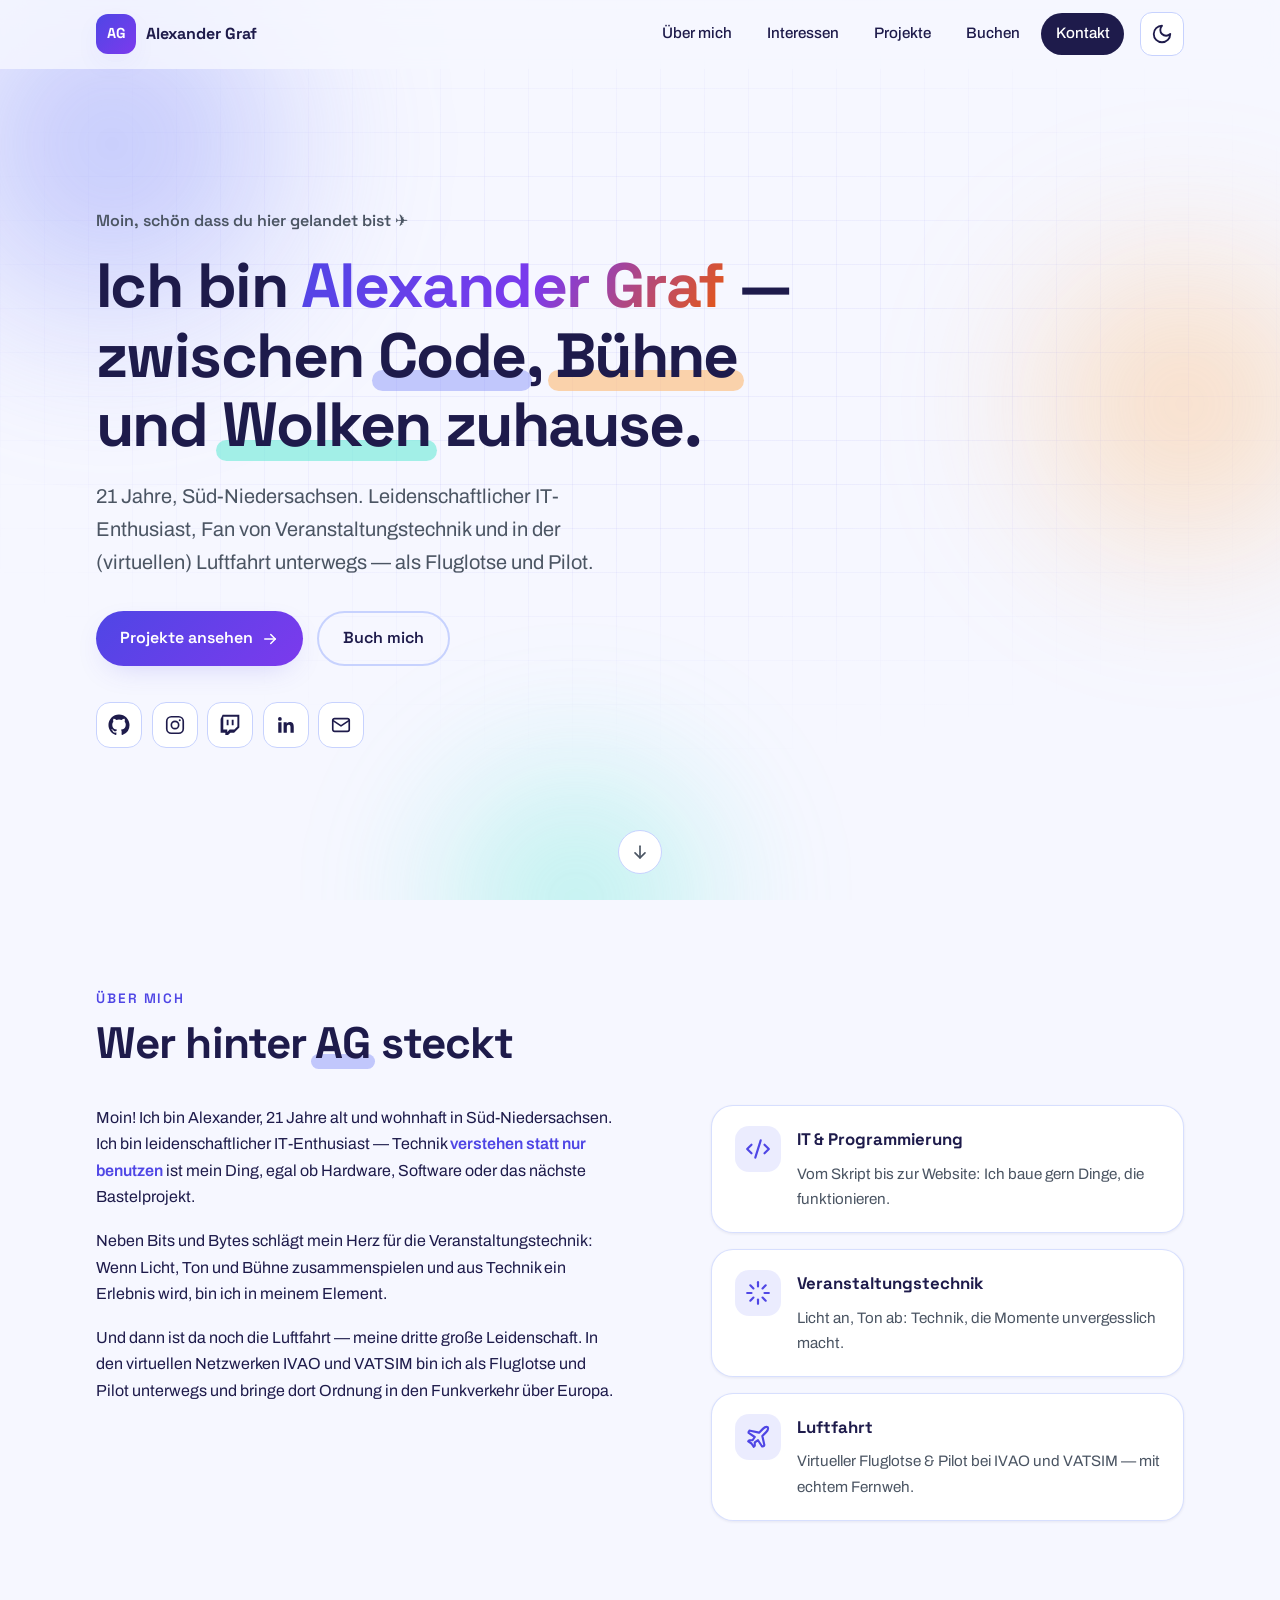
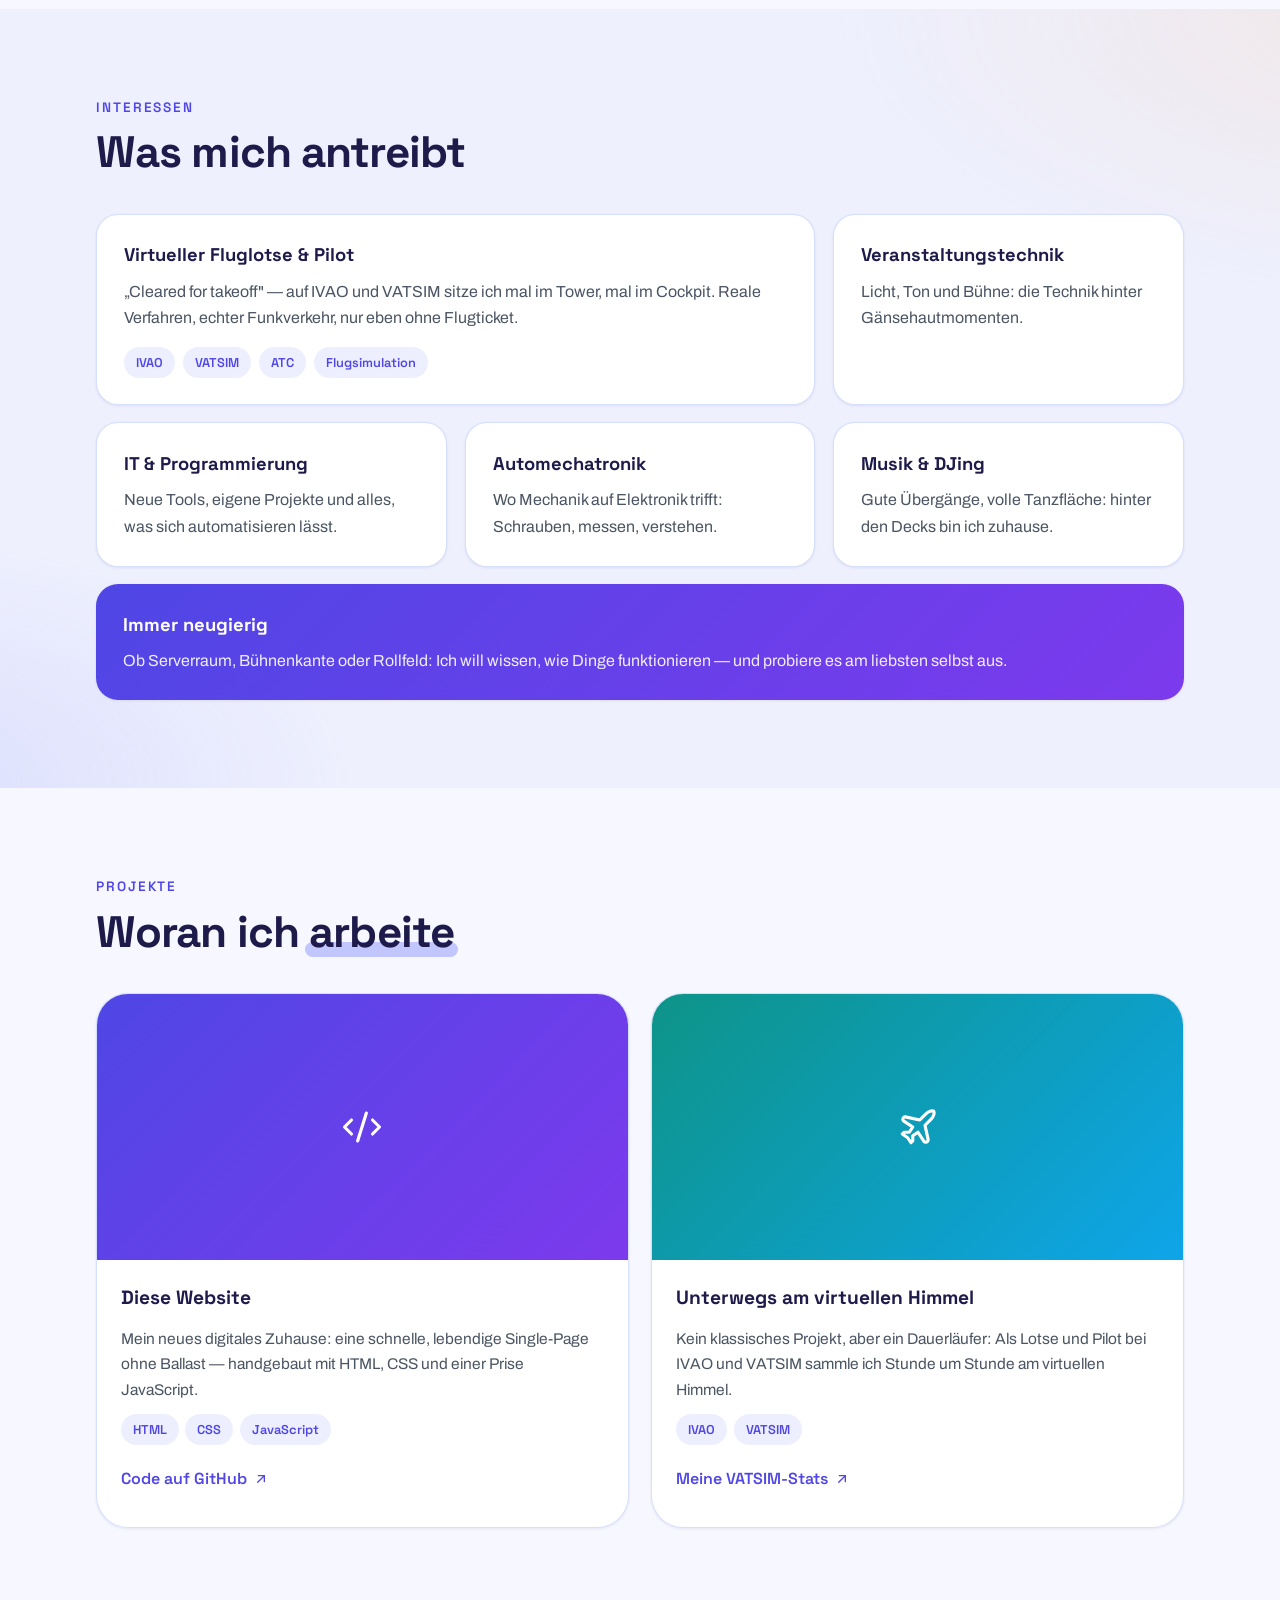
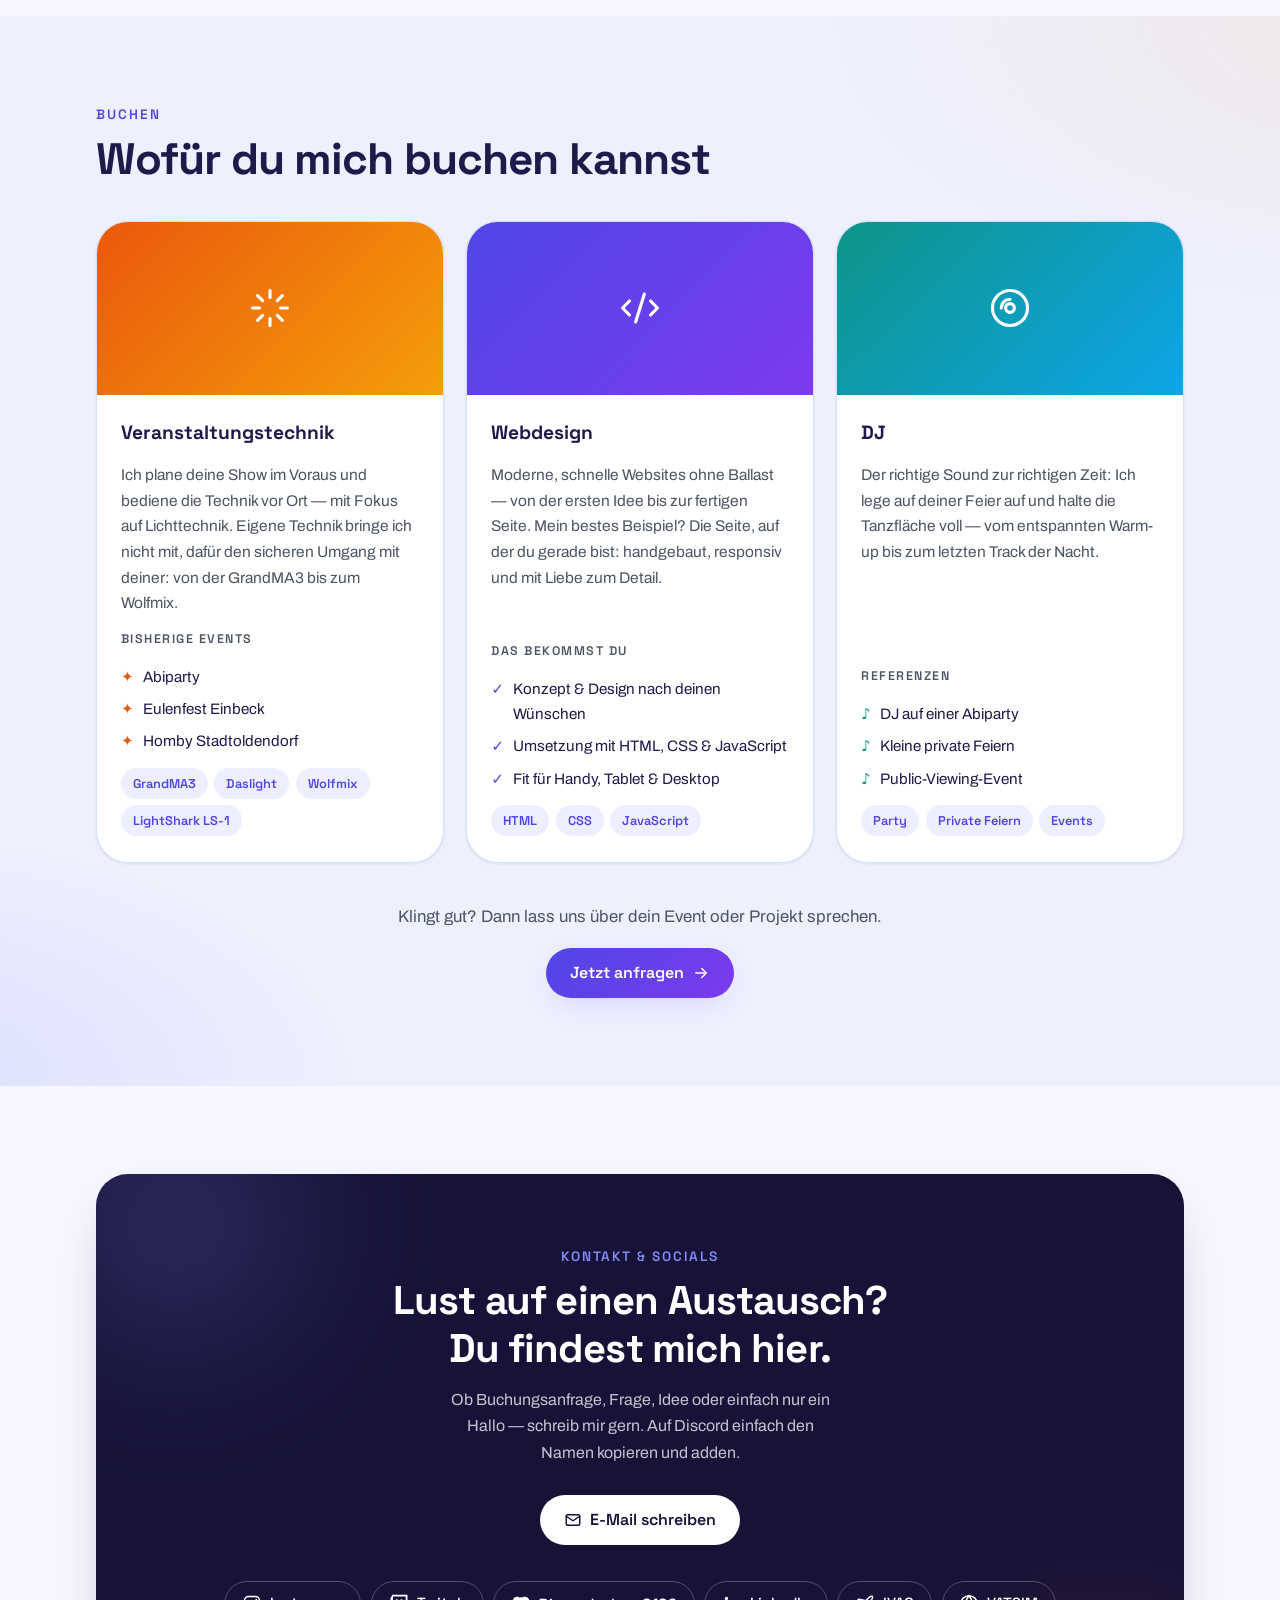
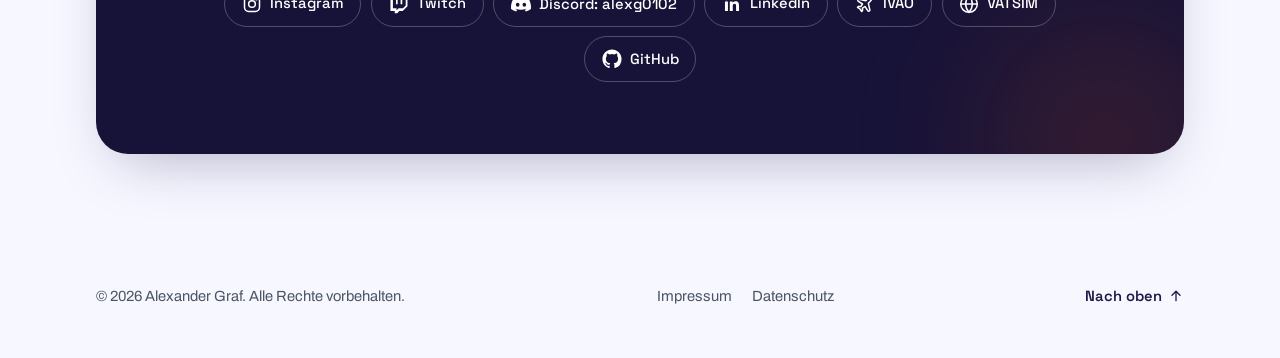
<file: index.html>
<!DOCTYPE html>
<html lang="de">
<head>
  <meta charset="UTF-8">
  <meta name="viewport" content="width=device-width, initial-scale=1">
  <title>Alexander Graf — Portfolio</title>
  <meta name="description" content="Alexander Graf, 21, aus Süd-Niedersachsen: IT-Enthusiast, Veranstaltungstechniker im Herzen und in der virtuellen Luftfahrt zuhause. Buchbar für Veranstaltungstechnik, Webdesign und DJ-Auftritte.">
  <meta property="og:title" content="Alexander Graf — Portfolio">
  <meta property="og:description" content="IT, Veranstaltungstechnik und Luftfahrt — das digitale Zuhause von Alexander Graf. Buchbar für Veranstaltungstechnik, Webdesign und DJ-Auftritte.">
  <meta property="og:type" content="website">
  <script>
    // Theme vor dem ersten Rendern setzen, damit nichts aufblitzt
    (function () {
      var saved = localStorage.getItem('theme');
      if (saved === 'dark' || (!saved && window.matchMedia('(prefers-color-scheme: dark)').matches)) {
        document.documentElement.classList.add('dark-mode');
      }
    })();
  </script>
  <link rel="preload" href="fonts/space-grotesk-latin-700-normal.woff2" as="font" type="font/woff2" crossorigin>
  <link rel="preload" href="fonts/archivo-latin-400-normal.woff2" as="font" type="font/woff2" crossorigin>
  <link rel="stylesheet" href="css/fonts.css">
  <link rel="stylesheet" href="css/style.css">
  <link rel="icon" href="data:image/svg+xml,<svg xmlns='http://www.w3.org/2000/svg' viewBox='0 0 100 100'><rect width='100' height='100' rx='24' fill='%234F46E5'/><text x='50' y='68' font-size='52' font-family='sans-serif' font-weight='700' fill='white' text-anchor='middle'>AG</text></svg>">
</head>
<body>
  <a class="skip-link" href="#main">Zum Inhalt springen</a>

  <header class="site-header" id="top">
    <nav class="nav" aria-label="Hauptnavigation">
      <a class="nav-logo" href="#top" aria-label="Zur Startseite">
        <span class="nav-logo-badge">AG</span>
        <span class="nav-logo-text">Alexander&nbsp;Graf</span>
      </a>
      <ul class="nav-menu" id="nav-menu">
        <li><a href="#ueber-mich">Über mich</a></li>
        <li><a href="#interessen">Interessen</a></li>
        <li><a href="#projekte">Projekte</a></li>
        <li><a href="#buchen">Buchen</a></li>
        <li><a class="nav-cta" href="#kontakt">Kontakt</a></li>
      </ul>
      <div class="nav-actions">
        <button class="theme-toggle" id="themeToggle" type="button" aria-label="Dunklen Modus einschalten">
          <svg class="icon-moon" width="22" height="22" viewBox="0 0 24 24" fill="none" stroke="currentColor" stroke-width="2" stroke-linecap="round" stroke-linejoin="round" aria-hidden="true"><path d="M12 3a6 6 0 0 0 9 9 9 9 0 1 1-9-9Z"/></svg>
          <svg class="icon-sun" width="22" height="22" viewBox="0 0 24 24" fill="none" stroke="currentColor" stroke-width="2" stroke-linecap="round" stroke-linejoin="round" aria-hidden="true"><circle cx="12" cy="12" r="4"/><path d="M12 2v2"/><path d="M12 20v2"/><path d="m4.93 4.93 1.41 1.41"/><path d="m17.66 17.66 1.41 1.41"/><path d="M2 12h2"/><path d="M20 12h2"/><path d="m6.34 17.66-1.41 1.41"/><path d="m19.07 4.93-1.41 1.41"/></svg>
        </button>
        <button class="nav-toggle" aria-expanded="false" aria-controls="nav-menu" aria-label="Menü öffnen">
          <svg class="icon-menu" width="24" height="24" viewBox="0 0 24 24" fill="none" stroke="currentColor" stroke-width="2" stroke-linecap="round" aria-hidden="true"><line x1="4" y1="7" x2="20" y2="7"/><line x1="4" y1="12" x2="20" y2="12"/><line x1="4" y1="17" x2="20" y2="17"/></svg>
          <svg class="icon-close" width="24" height="24" viewBox="0 0 24 24" fill="none" stroke="currentColor" stroke-width="2" stroke-linecap="round" aria-hidden="true"><line x1="6" y1="6" x2="18" y2="18"/><line x1="18" y1="6" x2="6" y2="18"/></svg>
        </button>
      </div>
    </nav>
  </header>

  <main id="main">

    <!-- ============ HERO ============ -->
    <section class="hero">
      <div class="hero-bg" aria-hidden="true">
        <span class="blob blob-1"></span>
        <span class="blob blob-2"></span>
        <span class="blob blob-3"></span>
        <span class="hero-grid"></span>
      </div>
      <div class="container hero-inner">
        <p class="hero-kicker reveal">Moin, schön dass du hier gelandet bist ✈️</p>
        <h1 class="hero-title reveal" style="--d:.08s">
          Ich bin <span class="hero-name">Alexander&nbsp;Graf</span>&nbsp;—<br>
          zwischen <em class="hl hl-indigo">Code</em>, <em class="hl hl-orange">Bühne</em>
          und <em class="hl hl-teal">Wolken</em> zuhause.
        </h1>
        <p class="hero-sub reveal" style="--d:.16s">
          21 Jahre, Süd-Niedersachsen. Leidenschaftlicher IT-Enthusiast,
          Fan von Veranstaltungstechnik und in der (virtuellen) Luftfahrt unterwegs —
          als Fluglotse und Pilot.
        </p>
        <div class="hero-actions reveal" style="--d:.24s">
          <a class="btn btn-primary" href="#projekte">
            Projekte ansehen
            <svg width="18" height="18" viewBox="0 0 24 24" fill="none" stroke="currentColor" stroke-width="2" stroke-linecap="round" stroke-linejoin="round" aria-hidden="true"><path d="M5 12h14"/><path d="m13 6 6 6-6 6"/></svg>
          </a>
          <a class="btn btn-ghost" href="#buchen">Buch mich</a>
        </div>
        <ul class="hero-socials reveal" style="--d:.32s" aria-label="Soziale Netzwerke">
          <li><a href="https://github.com/alexg0102" target="_blank" rel="noopener" aria-label="GitHub">
            <svg width="22" height="22" viewBox="0 0 24 24" fill="currentColor" aria-hidden="true"><path d="M12 .5C5.65.5.5 5.65.5 12c0 5.08 3.29 9.39 7.86 10.91.58.11.79-.25.79-.55 0-.27-.01-1.17-.02-2.12-3.2.7-3.87-1.36-3.87-1.36-.52-1.33-1.28-1.68-1.28-1.68-1.04-.71.08-.7.08-.7 1.15.08 1.76 1.19 1.76 1.19 1.03 1.76 2.69 1.25 3.35.96.1-.75.4-1.25.72-1.54-2.55-.29-5.24-1.28-5.24-5.68 0-1.26.45-2.28 1.19-3.09-.12-.29-.52-1.46.11-3.05 0 0 .97-.31 3.17 1.18a11 11 0 0 1 5.77 0c2.2-1.49 3.17-1.18 3.17-1.18.63 1.59.23 2.76.11 3.05.74.81 1.19 1.83 1.19 3.09 0 4.41-2.69 5.38-5.26 5.67.41.35.77 1.05.77 2.12 0 1.53-.01 2.76-.01 3.14 0 .3.2.66.8.55A11.51 11.51 0 0 0 23.5 12C23.5 5.65 18.35.5 12 .5Z"/></svg>
          </a></li>
          <li><a href="https://www.instagram.com/alexg_0102" target="_blank" rel="noopener" aria-label="Instagram">
            <svg width="22" height="22" viewBox="0 0 24 24" fill="none" stroke="currentColor" stroke-width="1.8" aria-hidden="true"><rect x="3" y="3" width="18" height="18" rx="5"/><circle cx="12" cy="12" r="4"/><circle cx="17.2" cy="6.8" r="1.1" fill="currentColor" stroke="none"/></svg>
          </a></li>
          <li><a href="https://www.twitch.tv/activeuser05" target="_blank" rel="noopener" aria-label="Twitch">
            <svg width="22" height="22" viewBox="0 0 24 24" fill="currentColor" aria-hidden="true"><path d="M4.3 1 1.9 5.8v16.4h5.6V25h3.2l2.8-2.8h4.4l6.2-6.2V1H4.3Zm17.5 13.9-3.6 3.6h-5.6l-2.8 2.8v-2.8H5.1V3.2h16.7v11.7ZM17.3 6.9v6.5h-2.2V6.9h2.2Zm-6 0v6.5H9.1V6.9h2.2Z" transform="scale(0.92)"/></svg>
          </a></li>
          <li><a href="https://www.linkedin.com/in/alexander-graf-5159a1347" target="_blank" rel="noopener" aria-label="LinkedIn">
            <svg width="22" height="22" viewBox="0 0 24 24" fill="currentColor" aria-hidden="true"><path d="M20.45 20.45h-3.55v-5.57c0-1.33-.03-3.04-1.85-3.04-1.85 0-2.14 1.45-2.14 2.94v5.67H9.36V9h3.41v1.56h.05c.47-.9 1.63-1.85 3.36-1.85 3.6 0 4.27 2.37 4.27 5.45v6.29ZM5.34 7.43a2.06 2.06 0 1 1 0-4.12 2.06 2.06 0 0 1 0 4.12ZM7.12 20.45H3.56V9h3.56v11.45Z"/></svg>
          </a></li>
          <li><a href="mailto:agraf.stadtoldendorf@gmail.com" aria-label="E-Mail schreiben">
            <svg width="22" height="22" viewBox="0 0 24 24" fill="none" stroke="currentColor" stroke-width="1.8" stroke-linecap="round" stroke-linejoin="round" aria-hidden="true"><rect x="3" y="5" width="18" height="14" rx="2"/><path d="m3 7 9 6 9-6"/></svg>
          </a></li>
        </ul>
      </div>
      <a class="hero-scroll" href="#ueber-mich" aria-label="Weiter zu Über mich">
        <svg width="20" height="20" viewBox="0 0 24 24" fill="none" stroke="currentColor" stroke-width="2" stroke-linecap="round" stroke-linejoin="round" aria-hidden="true"><path d="M12 5v14"/><path d="m6 13 6 6 6-6"/></svg>
      </a>
    </section>

    <!-- ============ ÜBER MICH ============ -->
    <section class="section" id="ueber-mich">
      <div class="container">
        <p class="section-kicker reveal">Über mich</p>
        <h2 class="section-title reveal">Wer hinter <span class="hl hl-indigo">AG</span> steckt</h2>
        <div class="about-grid">
          <div class="about-text reveal">
            <p>
              Moin! Ich bin Alexander, 21 Jahre alt und wohnhaft in Süd-Niedersachsen.
              Ich bin leidenschaftlicher IT-Enthusiast — Technik <strong>verstehen statt nur benutzen</strong>
              ist mein Ding, egal ob Hardware, Software oder das nächste Bastelprojekt.
            </p>
            <p>
              Neben Bits und Bytes schlägt mein Herz für die Veranstaltungstechnik:
              Wenn Licht, Ton und Bühne zusammenspielen und aus Technik ein Erlebnis wird,
              bin ich in meinem Element.
            </p>
            <p>
              Und dann ist da noch die Luftfahrt — meine dritte große Leidenschaft.
              In den virtuellen Netzwerken IVAO und VATSIM bin ich als Fluglotse und Pilot
              unterwegs und bringe dort Ordnung in den Funkverkehr über Europa.
            </p>
          </div>
          <div class="about-cards">
            <div class="fact-card reveal" style="--d:.05s">
              <span class="fact-emoji" aria-hidden="true">
                <svg width="26" height="26" viewBox="0 0 24 24" fill="none" stroke="currentColor" stroke-width="2" stroke-linecap="round" stroke-linejoin="round"><path d="m18 16 4-4-4-4"/><path d="m6 8-4 4 4 4"/><path d="m14.5 4-5 16"/></svg>
              </span>
              <h3>IT &amp; Programmierung</h3>
              <p>Vom Skript bis zur Website: Ich baue gern Dinge, die funktionieren.</p>
            </div>
            <div class="fact-card reveal" style="--d:.12s">
              <span class="fact-emoji" aria-hidden="true">
                <svg width="26" height="26" viewBox="0 0 24 24" fill="none" stroke="currentColor" stroke-width="2" stroke-linecap="round" stroke-linejoin="round"><path d="M12 2v4"/><path d="m16.2 7.8 2.9-2.9"/><path d="M18 12h4"/><path d="m16.2 16.2 2.9 2.9"/><path d="M12 18v4"/><path d="m4.9 19.1 2.9-2.9"/><path d="M2 12h4"/><path d="m4.9 4.9 2.9 2.9"/></svg>
              </span>
              <h3>Veranstaltungstechnik</h3>
              <p>Licht an, Ton ab: Technik, die Momente unvergesslich macht.</p>
            </div>
            <div class="fact-card reveal" style="--d:.19s">
              <span class="fact-emoji" aria-hidden="true">
                <svg width="26" height="26" viewBox="0 0 24 24" fill="none" stroke="currentColor" stroke-width="2" stroke-linecap="round" stroke-linejoin="round"><path d="M17.8 19.2 16 11l3.5-3.5C21 6 21.5 4 21 3c-1-.5-3 0-4.5 1.5L13 8 4.8 6.2c-.5-.1-.9.1-1.1.5l-.3.5c-.2.5-.1 1 .3 1.3L9 12l-2 3H4l-1 1 3 2 2 3 1-1v-3l3-2 3.5 5.3c.3.4.8.5 1.3.3l.5-.2c.4-.3.6-.7.5-1.2z"/></svg>
              </span>
              <h3>Luftfahrt</h3>
              <p>Virtueller Fluglotse &amp; Pilot bei IVAO und VATSIM — mit echtem Fernweh.</p>
            </div>
          </div>
        </div>
      </div>
    </section>

    <!-- ============ INTERESSEN (Bento) ============ -->
    <section class="section section-tint" id="interessen">
      <div class="container">
        <p class="section-kicker reveal">Interessen</p>
        <h2 class="section-title reveal">Was mich <span class="hl hl-orange">antreibt</span></h2>
        <div class="bento">
          <article class="bento-card bento-wide reveal">
            <h3>Virtueller Fluglotse &amp; Pilot</h3>
            <p>„Cleared for takeoff" — auf IVAO und VATSIM sitze ich mal im Tower, mal im Cockpit. Reale Verfahren, echter Funkverkehr, nur eben ohne Flugticket.</p>
            <div class="bento-tags">
              <span class="tag">IVAO</span><span class="tag">VATSIM</span><span class="tag">ATC</span><span class="tag">Flugsimulation</span>
            </div>
          </article>
          <article class="bento-card reveal" style="--d:.07s">
            <h3>Veranstaltungstechnik</h3>
            <p>Licht, Ton und Bühne: die Technik hinter Gänsehautmomenten.</p>
          </article>
          <article class="bento-card reveal" style="--d:.14s">
            <h3>IT &amp; Programmierung</h3>
            <p>Neue Tools, eigene Projekte und alles, was sich automatisieren lässt.</p>
          </article>
          <article class="bento-card reveal" style="--d:.21s">
            <h3>Automechatronik</h3>
            <p>Wo Mechanik auf Elektronik trifft: Schrauben, messen, verstehen.</p>
          </article>
          <article class="bento-card reveal" style="--d:.28s">
            <h3>Musik &amp; DJing</h3>
            <p>Gute Übergänge, volle Tanzfläche: hinter den Decks bin ich zuhause.</p>
          </article>
          <article class="bento-card bento-full bento-accent reveal" style="--d:.35s">
            <h3>Immer neugierig</h3>
            <p>Ob Serverraum, Bühnenkante oder Rollfeld: Ich will wissen, wie Dinge funktionieren — und probiere es am liebsten selbst aus.</p>
          </article>
        </div>
      </div>
    </section>

    <!-- ============ PROJEKTE ============ -->
    <section class="section" id="projekte">
      <div class="container">
        <p class="section-kicker reveal">Projekte</p>
        <h2 class="section-title reveal">Woran ich <span class="hl hl-indigo">arbeite</span></h2>
        <div class="projects-grid projects-grid-2">
          <article class="project-card reveal">
            <div class="project-visual project-visual-indigo" aria-hidden="true">
              <svg width="42" height="42" viewBox="0 0 24 24" fill="none" stroke="currentColor" stroke-width="1.8" stroke-linecap="round" stroke-linejoin="round"><path d="m18 16 4-4-4-4"/><path d="m6 8-4 4 4 4"/><path d="m14.5 4-5 16"/></svg>
            </div>
            <div class="project-body">
              <h3>Diese Website</h3>
              <p>Mein neues digitales Zuhause: eine schnelle, lebendige Single-Page ohne Ballast — handgebaut mit HTML, CSS und einer Prise JavaScript.</p>
              <div class="project-meta">
                <span class="tag">HTML</span><span class="tag">CSS</span><span class="tag">JavaScript</span>
              </div>
              <a class="project-link" href="https://github.com/alexg0102/Neue-Website" target="_blank" rel="noopener">
                Code auf GitHub
                <svg width="16" height="16" viewBox="0 0 24 24" fill="none" stroke="currentColor" stroke-width="2" stroke-linecap="round" stroke-linejoin="round" aria-hidden="true"><path d="M7 17 17 7"/><path d="M8 7h9v9"/></svg>
              </a>
            </div>
          </article>
          <article class="project-card reveal" style="--d:.08s">
            <div class="project-visual project-visual-teal" aria-hidden="true">
              <svg width="42" height="42" viewBox="0 0 24 24" fill="none" stroke="currentColor" stroke-width="1.8" stroke-linecap="round" stroke-linejoin="round"><path d="M17.8 19.2 16 11l3.5-3.5C21 6 21.5 4 21 3c-1-.5-3 0-4.5 1.5L13 8 4.8 6.2c-.5-.1-.9.1-1.1.5l-.3.5c-.2.5-.1 1 .3 1.3L9 12l-2 3H4l-1 1 3 2 2 3 1-1v-3l3-2 3.5 5.3c.3.4.8.5 1.3.3l.5-.2c.4-.3.6-.7.5-1.2z"/></svg>
            </div>
            <div class="project-body">
              <h3>Unterwegs am virtuellen Himmel</h3>
              <p>Kein klassisches Projekt, aber ein Dauerläufer: Als Lotse und Pilot bei IVAO und VATSIM sammle ich Stunde um Stunde am virtuellen Himmel.</p>
              <div class="project-meta">
                <span class="tag">IVAO</span><span class="tag">VATSIM</span>
              </div>
              <a class="project-link" href="https://stats.vatsim.net/stats/1456858" target="_blank" rel="noopener">
                Meine VATSIM-Stats
                <svg width="16" height="16" viewBox="0 0 24 24" fill="none" stroke="currentColor" stroke-width="2" stroke-linecap="round" stroke-linejoin="round" aria-hidden="true"><path d="M7 17 17 7"/><path d="M8 7h9v9"/></svg>
              </a>
            </div>
          </article>
        </div>
      </div>
    </section>

    <!-- ============ BUCHEN ============ -->
    <section class="section section-tint" id="buchen">
      <div class="container">
        <p class="section-kicker reveal">Buchen</p>
        <h2 class="section-title reveal">Wofür du mich <span class="hl hl-teal">buchen</span> kannst</h2>
        <div class="projects-grid services-grid">
          <article class="project-card service-card reveal">
            <div class="project-visual project-visual-orange" aria-hidden="true">
              <svg width="42" height="42" viewBox="0 0 24 24" fill="none" stroke="currentColor" stroke-width="1.8" stroke-linecap="round" stroke-linejoin="round"><path d="M12 2v4"/><path d="m16.2 7.8 2.9-2.9"/><path d="M18 12h4"/><path d="m16.2 16.2 2.9 2.9"/><path d="M12 18v4"/><path d="m4.9 19.1 2.9-2.9"/><path d="M2 12h4"/><path d="m4.9 4.9 2.9 2.9"/></svg>
            </div>
            <div class="project-body">
              <h3>Veranstaltungstechnik</h3>
              <p>
                Ich plane deine Show im Voraus und bediene die Technik vor Ort — mit Fokus auf
                Lichttechnik. Eigene Technik bringe ich nicht mit, dafür den sicheren Umgang
                mit deiner: von der GrandMA3 bis zum Wolfmix.
              </p>
              <p class="service-refs-title">Bisherige Events</p>
              <ul class="service-refs service-refs-spark">
                <li>Abiparty</li>
                <li>Eulenfest Einbeck</li>
                <li>Homby Stadtoldendorf</li>
              </ul>
              <div class="project-meta">
                <span class="tag">GrandMA3</span><span class="tag">Daslight</span><span class="tag">Wolfmix</span><span class="tag">LightShark LS-1</span>
              </div>
            </div>
          </article>
          <article class="project-card service-card reveal" style="--d:.08s">
            <div class="project-visual project-visual-indigo" aria-hidden="true">
              <svg width="42" height="42" viewBox="0 0 24 24" fill="none" stroke="currentColor" stroke-width="1.8" stroke-linecap="round" stroke-linejoin="round"><path d="m18 16 4-4-4-4"/><path d="m6 8-4 4 4 4"/><path d="m14.5 4-5 16"/></svg>
            </div>
            <div class="project-body">
              <h3>Webdesign</h3>
              <p>
                Moderne, schnelle Websites ohne Ballast — von der ersten Idee bis zur fertigen
                Seite. Mein bestes Beispiel? Die Seite, auf der du gerade bist: handgebaut,
                responsiv und mit Liebe zum Detail.
              </p>
              <p class="service-refs-title">Das bekommst du</p>
              <ul class="service-refs">
                <li>Konzept &amp; Design nach deinen Wünschen</li>
                <li>Umsetzung mit HTML, CSS &amp; JavaScript</li>
                <li>Fit für Handy, Tablet &amp; Desktop</li>
              </ul>
              <div class="project-meta">
                <span class="tag">HTML</span><span class="tag">CSS</span><span class="tag">JavaScript</span>
              </div>
            </div>
          </article>
          <article class="project-card service-card reveal" style="--d:.16s">
            <div class="project-visual project-visual-teal" aria-hidden="true">
              <svg width="42" height="42" viewBox="0 0 24 24" fill="none" stroke="currentColor" stroke-width="1.8" stroke-linecap="round" stroke-linejoin="round"><circle cx="12" cy="12" r="10"/><circle cx="12" cy="12" r="2.5"/><path d="M7 12a5 5 0 0 1 5-5"/></svg>
            </div>
            <div class="project-body">
              <h3>DJ</h3>
              <p>
                Der richtige Sound zur richtigen Zeit: Ich lege auf deiner Feier auf und halte
                die Tanzfläche voll — vom entspannten Warm-up bis zum letzten Track der Nacht.
              </p>
              <p class="service-refs-title">Referenzen</p>
              <ul class="service-refs service-refs-note">
                <li>DJ auf einer Abiparty</li>
                <li>Kleine private Feiern</li>
                <li>Public-Viewing-Event</li>
              </ul>
              <div class="project-meta">
                <span class="tag">Party</span><span class="tag">Private Feiern</span><span class="tag">Events</span>
              </div>
            </div>
          </article>
        </div>
        <div class="services-cta reveal">
          <p class="services-cta-text">Klingt gut? Dann lass uns über dein Event oder Projekt sprechen.</p>
          <a class="btn btn-primary" href="#kontakt">
            Jetzt anfragen
            <svg width="18" height="18" viewBox="0 0 24 24" fill="none" stroke="currentColor" stroke-width="2" stroke-linecap="round" stroke-linejoin="round" aria-hidden="true"><path d="M5 12h14"/><path d="m13 6 6 6-6 6"/></svg>
          </a>
        </div>
      </div>
    </section>

    <!-- ============ KONTAKT ============ -->
    <section class="section" id="kontakt">
      <div class="container">
        <div class="contact-card reveal">
          <div class="contact-bg" aria-hidden="true">
            <span class="blob blob-contact-1"></span>
            <span class="blob blob-contact-2"></span>
          </div>
          <p class="section-kicker section-kicker-light">Kontakt &amp; Socials</p>
          <h2 class="contact-title">Lust auf einen Austausch?<br>Du findest mich hier.</h2>
          <p class="contact-sub">Ob Buchungsanfrage, Frage, Idee oder einfach nur ein Hallo — schreib mir gern. Auf Discord einfach den Namen kopieren und adden.</p>
          <a class="btn btn-light" href="mailto:businessrequests.alexg@gmail.com">
            <svg width="18" height="18" viewBox="0 0 24 24" fill="none" stroke="currentColor" stroke-width="2" stroke-linecap="round" stroke-linejoin="round" aria-hidden="true"><rect x="3" y="5" width="18" height="14" rx="2"/><path d="m3 7 9 6 9-6"/></svg>
            E-Mail schreiben
          </a>
          <ul class="contact-socials" aria-label="Soziale Netzwerke">
            <li><a href="https://www.instagram.com/alexg_0102" target="_blank" rel="noopener">
              <svg width="20" height="20" viewBox="0 0 24 24" fill="none" stroke="currentColor" stroke-width="1.8" aria-hidden="true"><rect x="3" y="3" width="18" height="18" rx="5"/><circle cx="12" cy="12" r="4"/><circle cx="17.2" cy="6.8" r="1.1" fill="currentColor" stroke="none"/></svg>
              <span>Instagram</span>
            </a></li>
            <li><a href="https://www.twitch.tv/activeuser05" target="_blank" rel="noopener">
              <svg width="20" height="20" viewBox="0 0 24 24" fill="currentColor" aria-hidden="true"><path d="M4.3 1 1.9 5.8v16.4h5.6V25h3.2l2.8-2.8h4.4l6.2-6.2V1H4.3Zm17.5 13.9-3.6 3.6h-5.6l-2.8 2.8v-2.8H5.1V3.2h16.7v11.7ZM17.3 6.9v6.5h-2.2V6.9h2.2Zm-6 0v6.5H9.1V6.9h2.2Z" transform="scale(0.92)"/></svg>
              <span>Twitch</span>
            </a></li>
            <li>
              <button type="button" class="discord-copy" id="discordCopyButton" data-name="alexg0102" aria-label="Discord-Namen alexg0102 kopieren">
                <svg width="20" height="20" viewBox="0 0 24 24" fill="currentColor" aria-hidden="true"><path d="M20.32 4.37a19.8 19.8 0 0 0-4.89-1.52.07.07 0 0 0-.08.04c-.21.38-.44.87-.6 1.25a18.3 18.3 0 0 0-5.5 0 12.6 12.6 0 0 0-.61-1.25.08.08 0 0 0-.08-.04 19.74 19.74 0 0 0-4.88 1.52.07.07 0 0 0-.04.03C.53 9.05-.32 13.58.1 18.06a.08.08 0 0 0 .03.05 19.9 19.9 0 0 0 6 3.03.08.08 0 0 0 .08-.03c.46-.63.87-1.3 1.22-2a.08.08 0 0 0-.04-.11 13.1 13.1 0 0 1-1.87-.9.08.08 0 0 1-.01-.12c.13-.1.25-.19.37-.29a.07.07 0 0 1 .08-.01c3.93 1.8 8.18 1.8 12.06 0a.07.07 0 0 1 .08.01c.12.1.25.2.37.29a.08.08 0 0 1-.01.13c-.6.35-1.22.64-1.87.89a.08.08 0 0 0-.04.11c.36.7.77 1.37 1.22 2a.08.08 0 0 0 .08.03 19.84 19.84 0 0 0 6.03-3.03.08.08 0 0 0 .03-.05c.5-5.18-.84-9.67-3.55-13.66a.06.06 0 0 0-.03-.03ZM8.02 15.33c-1.18 0-2.16-1.08-2.16-2.42 0-1.33.96-2.42 2.16-2.42 1.21 0 2.18 1.1 2.16 2.42 0 1.34-.96 2.42-2.16 2.42Zm7.97 0c-1.18 0-2.15-1.08-2.15-2.42 0-1.33.95-2.42 2.15-2.42 1.21 0 2.18 1.1 2.16 2.42 0 1.34-.95 2.42-2.16 2.42Z"/></svg>
                <span data-label>Discord: alexg0102</span>
              </button>
            </li>
            <li><a href="https://www.linkedin.com/in/alexander-graf-5159a1347" target="_blank" rel="noopener">
              <svg width="20" height="20" viewBox="0 0 24 24" fill="currentColor" aria-hidden="true"><path d="M20.45 20.45h-3.55v-5.57c0-1.33-.03-3.04-1.85-3.04-1.85 0-2.14 1.45-2.14 2.94v5.67H9.36V9h3.41v1.56h.05c.47-.9 1.63-1.85 3.36-1.85 3.6 0 4.27 2.37 4.27 5.45v6.29ZM5.34 7.43a2.06 2.06 0 1 1 0-4.12 2.06 2.06 0 0 1 0 4.12ZM7.12 20.45H3.56V9h3.56v11.45Z"/></svg>
              <span>LinkedIn</span>
            </a></li>
            <li><a href="https://ivao.aero/Member.aspx?Id=699928" target="_blank" rel="noopener">
              <svg width="20" height="20" viewBox="0 0 24 24" fill="none" stroke="currentColor" stroke-width="1.8" stroke-linecap="round" stroke-linejoin="round" aria-hidden="true"><path d="M17.8 19.2 16 11l3.5-3.5C21 6 21.5 4 21 3c-1-.5-3 0-4.5 1.5L13 8 4.8 6.2c-.5-.1-.9.1-1.1.5l-.3.5c-.2.5-.1 1 .3 1.3L9 12l-2 3H4l-1 1 3 2 2 3 1-1v-3l3-2 3.5 5.3c.3.4.8.5 1.3.3l.5-.2c.4-.3.6-.7.5-1.2z"/></svg>
              <span>IVAO</span>
            </a></li>
            <li><a href="https://stats.vatsim.net/stats/1456858" target="_blank" rel="noopener">
              <svg width="20" height="20" viewBox="0 0 24 24" fill="none" stroke="currentColor" stroke-width="1.8" stroke-linecap="round" stroke-linejoin="round" aria-hidden="true"><circle cx="12" cy="12" r="10"/><path d="M2 12h20"/><path d="M12 2a15.3 15.3 0 0 1 4 10 15.3 15.3 0 0 1-4 10 15.3 15.3 0 0 1-4-10 15.3 15.3 0 0 1 4-10z"/></svg>
              <span>VATSIM</span>
            </a></li>
            <li><a href="https://github.com/alexg0102" target="_blank" rel="noopener">
              <svg width="20" height="20" viewBox="0 0 24 24" fill="currentColor" aria-hidden="true"><path d="M12 .5C5.65.5.5 5.65.5 12c0 5.08 3.29 9.39 7.86 10.91.58.11.79-.25.79-.55 0-.27-.01-1.17-.02-2.12-3.2.7-3.87-1.36-3.87-1.36-.52-1.33-1.28-1.68-1.28-1.68-1.04-.71.08-.7.08-.7 1.15.08 1.76 1.19 1.76 1.19 1.03 1.76 2.69 1.25 3.35.96.1-.75.4-1.25.72-1.54-2.55-.29-5.24-1.28-5.24-5.68 0-1.26.45-2.28 1.19-3.09-.12-.29-.52-1.46.11-3.05 0 0 .97-.31 3.17 1.18a11 11 0 0 1 5.77 0c2.2-1.49 3.17-1.18 3.17-1.18.63 1.59.23 2.76.11 3.05.74.81 1.19 1.83 1.19 3.09 0 4.41-2.69 5.38-5.26 5.67.41.35.77 1.05.77 2.12 0 1.53-.01 2.76-.01 3.14 0 .3.2.66.8.55A11.51 11.51 0 0 0 23.5 12C23.5 5.65 18.35.5 12 .5Z"/></svg>
              <span>GitHub</span>
            </a></li>
          </ul>
        </div>
      </div>
    </section>
  </main>

  <footer class="site-footer">
    <div class="container footer-inner">
      <p>© <span id="year">2026</span> Alexander Graf. Alle Rechte vorbehalten.</p>
      <ul class="footer-links">
        <li><a href="impressum.html">Impressum</a></li>
        <li><a href="datenschutz.html">Datenschutz</a></li>
      </ul>
      <a class="footer-top" href="#top">
        Nach oben
        <svg width="16" height="16" viewBox="0 0 24 24" fill="none" stroke="currentColor" stroke-width="2" stroke-linecap="round" stroke-linejoin="round" aria-hidden="true"><path d="M12 19V5"/><path d="m6 11 6-6 6 6"/></svg>
      </a>
    </div>
  </footer>

  <script src="js/main.js" defer></script>
</body>
</html>
</file>
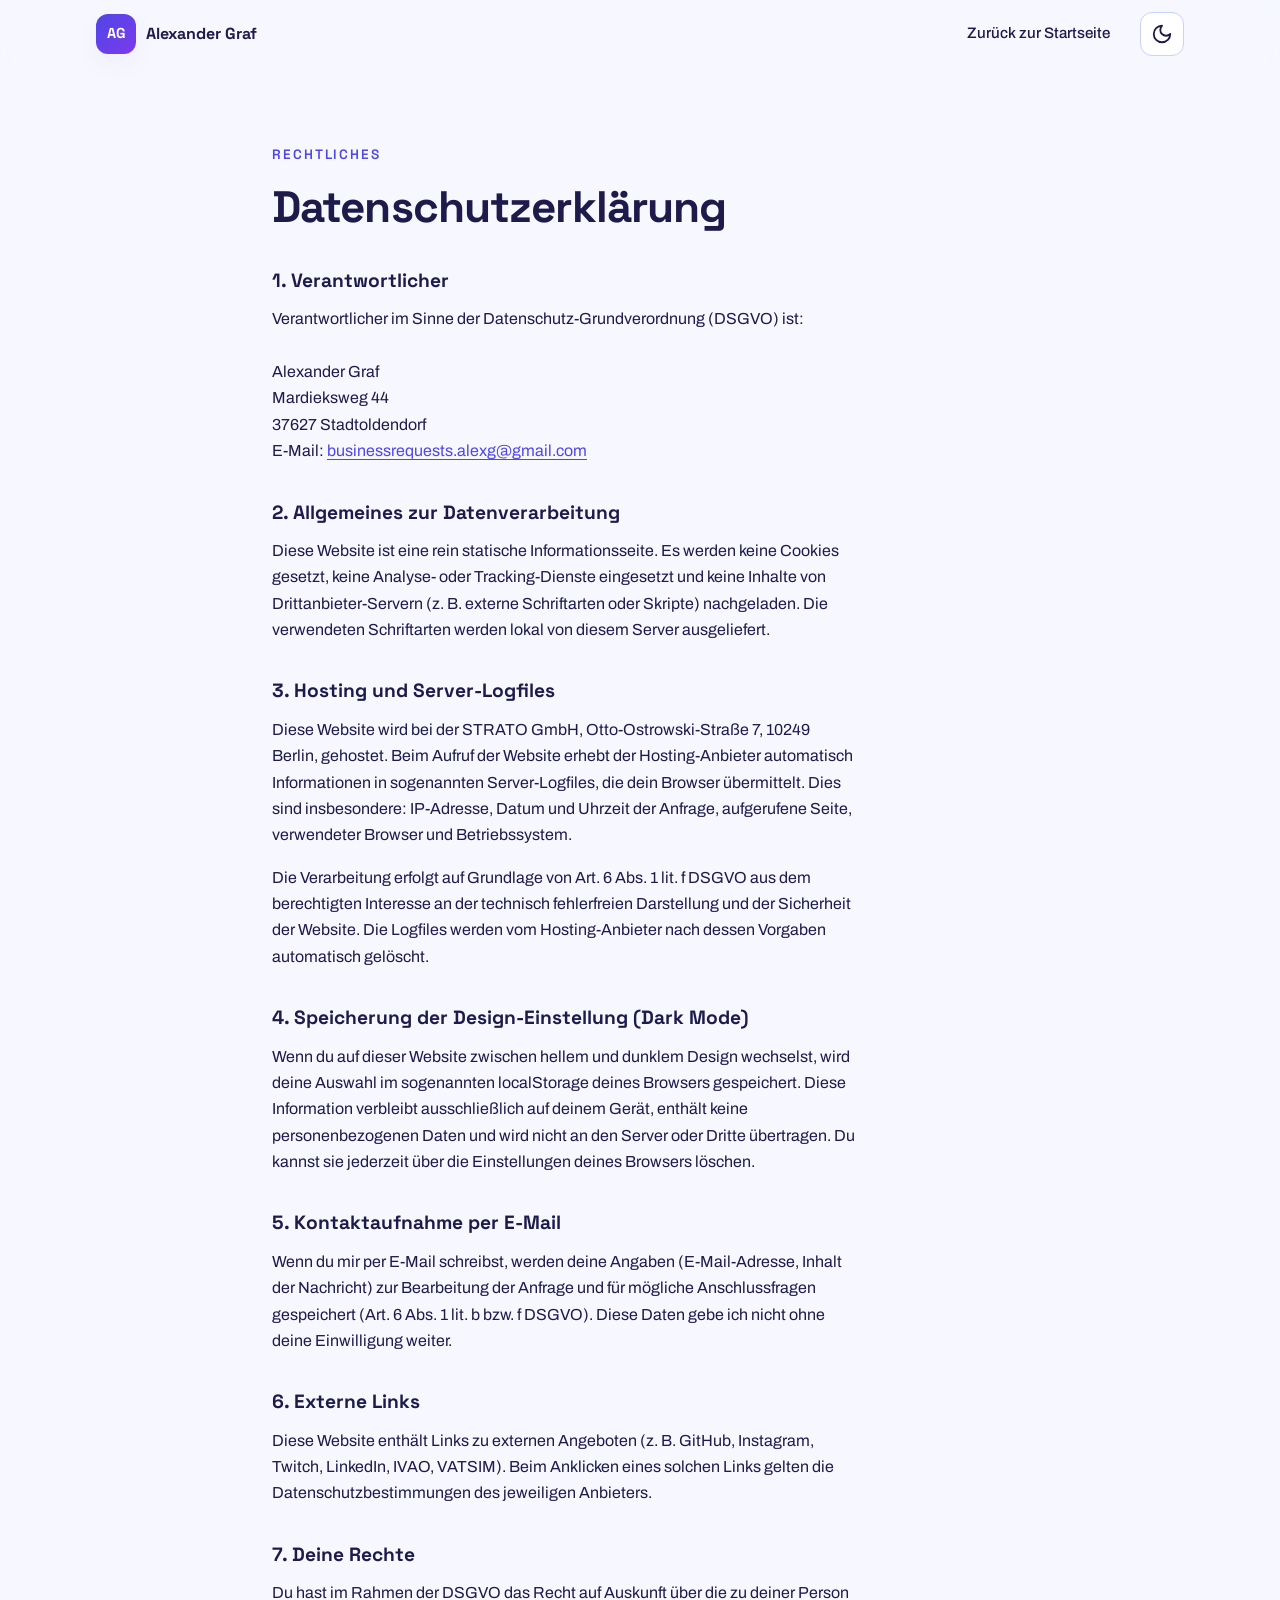
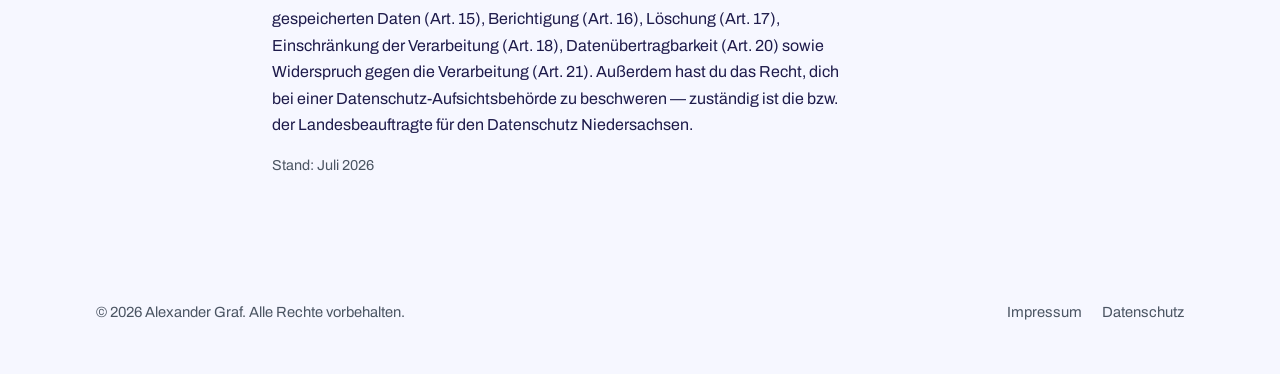
<file: datenschutz.html>
<!DOCTYPE html>
<html lang="de">
<head>
  <meta charset="UTF-8">
  <meta name="viewport" content="width=device-width, initial-scale=1">
  <title>Datenschutzerklärung — Alexander Graf</title>
  <meta name="description" content="Datenschutzerklärung der Website von Alexander Graf.">
  <meta name="robots" content="noindex">
  <script>
    // Theme vor dem ersten Rendern setzen, damit nichts aufblitzt
    (function () {
      var saved = localStorage.getItem('theme');
      if (saved === 'dark' || (!saved && window.matchMedia('(prefers-color-scheme: dark)').matches)) {
        document.documentElement.classList.add('dark-mode');
      }
    })();
  </script>
  <link rel="stylesheet" href="css/fonts.css">
  <link rel="stylesheet" href="css/style.css">
  <link rel="icon" href="data:image/svg+xml,<svg xmlns='http://www.w3.org/2000/svg' viewBox='0 0 100 100'><rect width='100' height='100' rx='24' fill='%234F46E5'/><text x='50' y='68' font-size='52' font-family='sans-serif' font-weight='700' fill='white' text-anchor='middle'>AG</text></svg>">
</head>
<body>
  <a class="skip-link" href="#main">Zum Inhalt springen</a>

  <header class="site-header" id="top">
    <nav class="nav" aria-label="Hauptnavigation">
      <a class="nav-logo" href="index.html" aria-label="Zur Startseite">
        <span class="nav-logo-badge">AG</span>
        <span class="nav-logo-text">Alexander&nbsp;Graf</span>
      </a>
      <ul class="nav-menu nav-menu-static" id="nav-menu">
        <li><a href="index.html">Zurück zur Startseite</a></li>
      </ul>
      <div class="nav-actions">
        <button class="theme-toggle" id="themeToggle" type="button" aria-label="Dunklen Modus einschalten">
          <svg class="icon-moon" width="22" height="22" viewBox="0 0 24 24" fill="none" stroke="currentColor" stroke-width="2" stroke-linecap="round" stroke-linejoin="round" aria-hidden="true"><path d="M12 3a6 6 0 0 0 9 9 9 9 0 1 1-9-9Z"/></svg>
          <svg class="icon-sun" width="22" height="22" viewBox="0 0 24 24" fill="none" stroke="currentColor" stroke-width="2" stroke-linecap="round" stroke-linejoin="round" aria-hidden="true"><circle cx="12" cy="12" r="4"/><path d="M12 2v2"/><path d="M12 20v2"/><path d="m4.93 4.93 1.41 1.41"/><path d="m17.66 17.66 1.41 1.41"/><path d="M2 12h2"/><path d="M20 12h2"/><path d="m6.34 17.66-1.41 1.41"/><path d="m19.07 4.93-1.41 1.41"/></svg>
        </button>
      </div>
    </nav>
  </header>

  <main id="main" class="legal-page">
    <div class="container">
      <p class="section-kicker">Rechtliches</p>
      <h1 class="section-title">Datenschutzerklärung</h1>

      <h2>1. Verantwortlicher</h2>
      <p>
        Verantwortlicher im Sinne der Datenschutz-Grundverordnung (DSGVO) ist:<br><br>
        Alexander Graf<br>
        Mardieksweg 44<br>
        37627 Stadtoldendorf<br>
        E-Mail: <a href="mailto:businessrequests.alexg@gmail.com">businessrequests.alexg@gmail.com</a>
      </p>

      <h2>2. Allgemeines zur Datenverarbeitung</h2>
      <p>
        Diese Website ist eine rein statische Informationsseite. Es werden keine Cookies
        gesetzt, keine Analyse- oder Tracking-Dienste eingesetzt und keine Inhalte von
        Drittanbieter-Servern (z.&nbsp;B. externe Schriftarten oder Skripte) nachgeladen.
        Die verwendeten Schriftarten werden lokal von diesem Server ausgeliefert.
      </p>

      <h2>3. Hosting und Server-Logfiles</h2>
      <p>
        Diese Website wird bei der STRATO GmbH, Otto-Ostrowski-Straße 7, 10249 Berlin,
        gehostet. Beim Aufruf der Website erhebt der Hosting-Anbieter automatisch
        Informationen in sogenannten Server-Logfiles, die dein Browser übermittelt.
        Dies sind insbesondere: IP-Adresse, Datum und Uhrzeit der Anfrage, aufgerufene
        Seite, verwendeter Browser und Betriebssystem.
      </p>
      <p>
        Die Verarbeitung erfolgt auf Grundlage von Art. 6 Abs. 1 lit. f DSGVO aus dem
        berechtigten Interesse an der technisch fehlerfreien Darstellung und der Sicherheit
        der Website. Die Logfiles werden vom Hosting-Anbieter nach dessen Vorgaben
        automatisch gelöscht.
      </p>

      <h2>4. Speicherung der Design-Einstellung (Dark Mode)</h2>
      <p>
        Wenn du auf dieser Website zwischen hellem und dunklem Design wechselst, wird deine
        Auswahl im sogenannten localStorage deines Browsers gespeichert. Diese Information
        verbleibt ausschließlich auf deinem Gerät, enthält keine personenbezogenen Daten und
        wird nicht an den Server oder Dritte übertragen. Du kannst sie jederzeit über die
        Einstellungen deines Browsers löschen.
      </p>

      <h2>5. Kontaktaufnahme per E-Mail</h2>
      <p>
        Wenn du mir per E-Mail schreibst, werden deine Angaben (E-Mail-Adresse, Inhalt der
        Nachricht) zur Bearbeitung der Anfrage und für mögliche Anschlussfragen gespeichert
        (Art. 6 Abs. 1 lit. b bzw. f DSGVO). Diese Daten gebe ich nicht ohne deine
        Einwilligung weiter.
      </p>

      <h2>6. Externe Links</h2>
      <p>
        Diese Website enthält Links zu externen Angeboten (z.&nbsp;B. GitHub, Instagram,
        Twitch, LinkedIn, IVAO, VATSIM). Beim Anklicken eines solchen Links gelten die
        Datenschutzbestimmungen des jeweiligen Anbieters.
      </p>

      <h2>7. Deine Rechte</h2>
      <p>
        Du hast im Rahmen der DSGVO das Recht auf Auskunft über die zu deiner Person
        gespeicherten Daten (Art. 15), Berichtigung (Art. 16), Löschung (Art. 17),
        Einschränkung der Verarbeitung (Art. 18), Datenübertragbarkeit (Art. 20) sowie
        Widerspruch gegen die Verarbeitung (Art. 21). Außerdem hast du das Recht, dich bei
        einer Datenschutz-Aufsichtsbehörde zu beschweren — zuständig ist die bzw. der
        Landesbeauftragte für den Datenschutz Niedersachsen.
      </p>

      <p class="legal-updated">Stand: Juli 2026</p>
    </div>
  </main>

  <footer class="site-footer">
    <div class="container footer-inner">
      <p>© <span id="year">2026</span> Alexander Graf. Alle Rechte vorbehalten.</p>
      <ul class="footer-links">
        <li><a href="impressum.html">Impressum</a></li>
        <li><a href="datenschutz.html">Datenschutz</a></li>
      </ul>
    </div>
  </footer>

  <script src="js/main.js" defer></script>
</body>
</html>
</file>
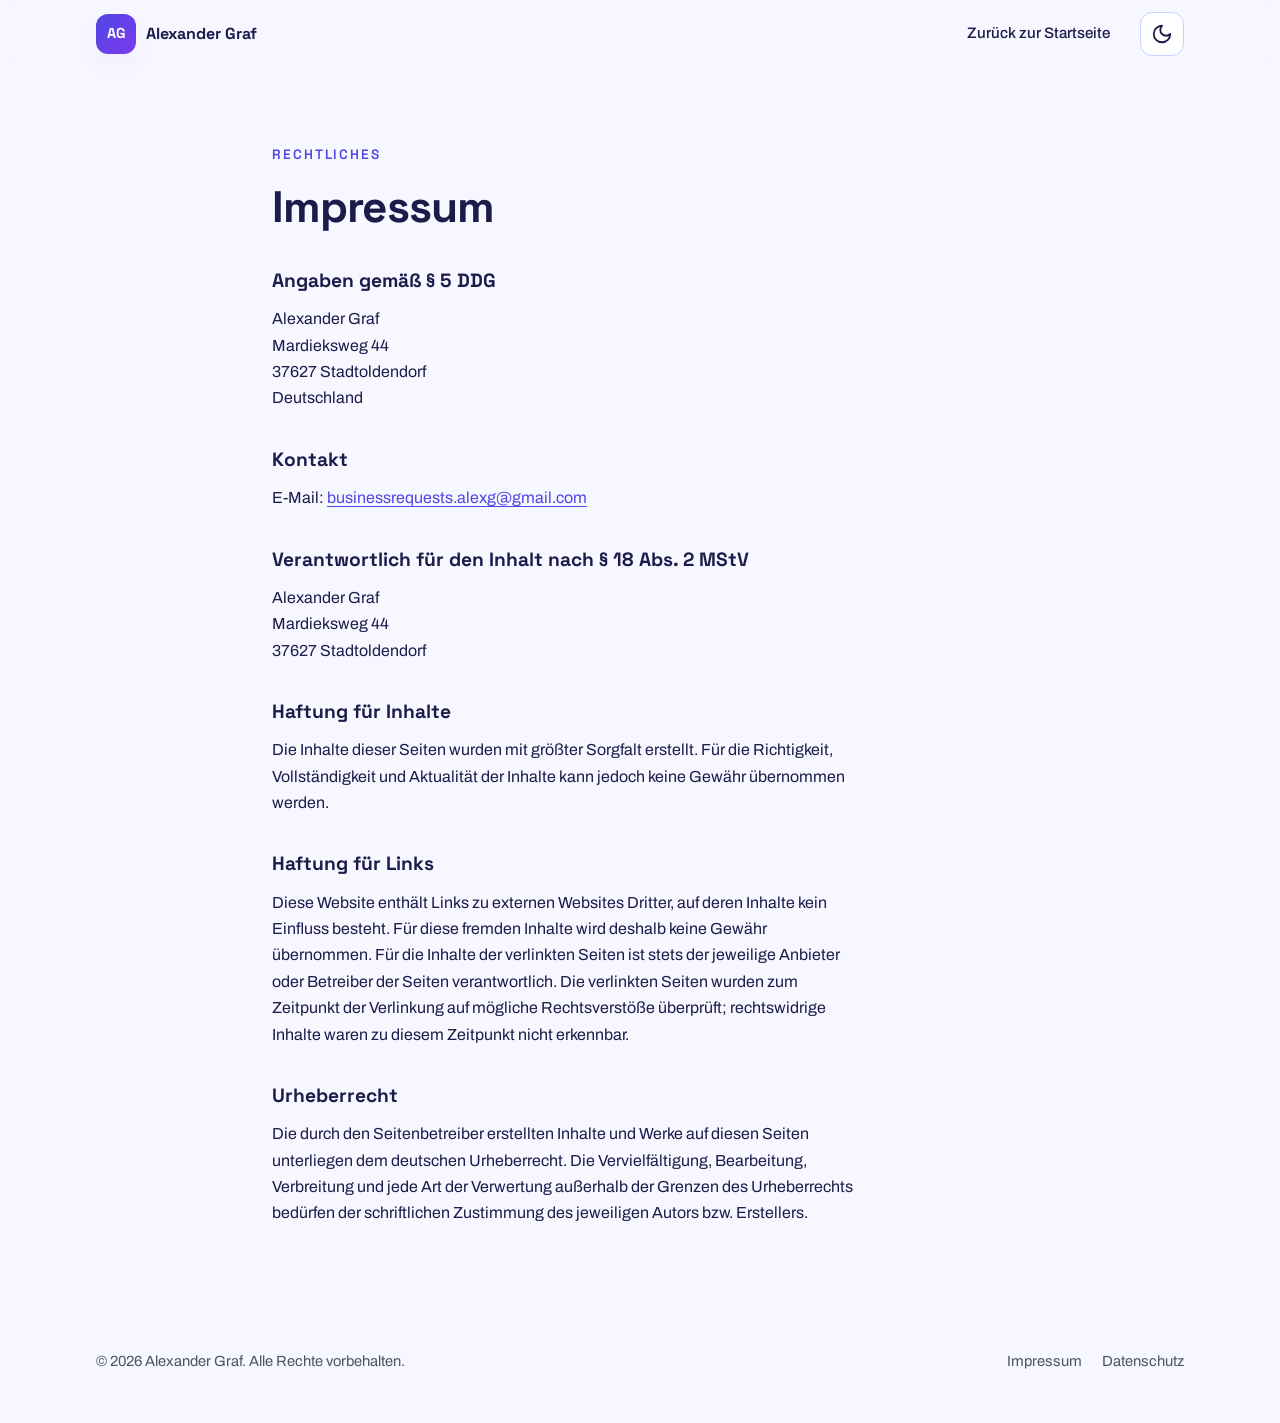
<file: impressum.html>
<!DOCTYPE html>
<html lang="de">
<head>
  <meta charset="UTF-8">
  <meta name="viewport" content="width=device-width, initial-scale=1">
  <title>Impressum — Alexander Graf</title>
  <meta name="description" content="Impressum der Website von Alexander Graf.">
  <meta name="robots" content="noindex">
  <script>
    // Theme vor dem ersten Rendern setzen, damit nichts aufblitzt
    (function () {
      var saved = localStorage.getItem('theme');
      if (saved === 'dark' || (!saved && window.matchMedia('(prefers-color-scheme: dark)').matches)) {
        document.documentElement.classList.add('dark-mode');
      }
    })();
  </script>
  <link rel="stylesheet" href="css/fonts.css">
  <link rel="stylesheet" href="css/style.css">
  <link rel="icon" href="data:image/svg+xml,<svg xmlns='http://www.w3.org/2000/svg' viewBox='0 0 100 100'><rect width='100' height='100' rx='24' fill='%234F46E5'/><text x='50' y='68' font-size='52' font-family='sans-serif' font-weight='700' fill='white' text-anchor='middle'>AG</text></svg>">
</head>
<body>
  <a class="skip-link" href="#main">Zum Inhalt springen</a>

  <header class="site-header" id="top">
    <nav class="nav" aria-label="Hauptnavigation">
      <a class="nav-logo" href="index.html" aria-label="Zur Startseite">
        <span class="nav-logo-badge">AG</span>
        <span class="nav-logo-text">Alexander&nbsp;Graf</span>
      </a>
      <ul class="nav-menu nav-menu-static" id="nav-menu">
        <li><a href="index.html">Zurück zur Startseite</a></li>
      </ul>
      <div class="nav-actions">
        <button class="theme-toggle" id="themeToggle" type="button" aria-label="Dunklen Modus einschalten">
          <svg class="icon-moon" width="22" height="22" viewBox="0 0 24 24" fill="none" stroke="currentColor" stroke-width="2" stroke-linecap="round" stroke-linejoin="round" aria-hidden="true"><path d="M12 3a6 6 0 0 0 9 9 9 9 0 1 1-9-9Z"/></svg>
          <svg class="icon-sun" width="22" height="22" viewBox="0 0 24 24" fill="none" stroke="currentColor" stroke-width="2" stroke-linecap="round" stroke-linejoin="round" aria-hidden="true"><circle cx="12" cy="12" r="4"/><path d="M12 2v2"/><path d="M12 20v2"/><path d="m4.93 4.93 1.41 1.41"/><path d="m17.66 17.66 1.41 1.41"/><path d="M2 12h2"/><path d="M20 12h2"/><path d="m6.34 17.66-1.41 1.41"/><path d="m19.07 4.93-1.41 1.41"/></svg>
        </button>
      </div>
    </nav>
  </header>

  <main id="main" class="legal-page">
    <div class="container">
      <p class="section-kicker">Rechtliches</p>
      <h1 class="section-title">Impressum</h1>

      <h2>Angaben gemäß § 5 DDG</h2>
      <p>
        Alexander Graf<br>
        Mardieksweg 44<br>
        37627 Stadtoldendorf<br>
        Deutschland
      </p>

      <h2>Kontakt</h2>
      <p>
        E-Mail: <a href="mailto:businessrequests.alexg@gmail.com">businessrequests.alexg@gmail.com</a>
      </p>

      <h2>Verantwortlich für den Inhalt nach § 18 Abs. 2 MStV</h2>
      <p>
        Alexander Graf<br>
        Mardieksweg 44<br>
        37627 Stadtoldendorf
      </p>

      <h2>Haftung für Inhalte</h2>
      <p>
        Die Inhalte dieser Seiten wurden mit größter Sorgfalt erstellt. Für die Richtigkeit,
        Vollständigkeit und Aktualität der Inhalte kann jedoch keine Gewähr übernommen werden.
      </p>

      <h2>Haftung für Links</h2>
      <p>
        Diese Website enthält Links zu externen Websites Dritter, auf deren Inhalte kein
        Einfluss besteht. Für diese fremden Inhalte wird deshalb keine Gewähr übernommen.
        Für die Inhalte der verlinkten Seiten ist stets der jeweilige Anbieter oder Betreiber
        der Seiten verantwortlich. Die verlinkten Seiten wurden zum Zeitpunkt der Verlinkung
        auf mögliche Rechtsverstöße überprüft; rechtswidrige Inhalte waren zu diesem Zeitpunkt
        nicht erkennbar.
      </p>

      <h2>Urheberrecht</h2>
      <p>
        Die durch den Seitenbetreiber erstellten Inhalte und Werke auf diesen Seiten
        unterliegen dem deutschen Urheberrecht. Die Vervielfältigung, Bearbeitung, Verbreitung
        und jede Art der Verwertung außerhalb der Grenzen des Urheberrechts bedürfen der
        schriftlichen Zustimmung des jeweiligen Autors bzw. Erstellers.
      </p>
    </div>
  </main>

  <footer class="site-footer">
    <div class="container footer-inner">
      <p>© <span id="year">2026</span> Alexander Graf. Alle Rechte vorbehalten.</p>
      <ul class="footer-links">
        <li><a href="impressum.html">Impressum</a></li>
        <li><a href="datenschutz.html">Datenschutz</a></li>
      </ul>
    </div>
  </footer>

  <script src="js/main.js" defer></script>
</body>
</html>
</file>
<file: css/fonts.css>
/* Lokal gehostete Schriften (kein Google-Server nötig) — Quelle: Fontsource */

@font-face {
  font-family: "Archivo";
  font-style: normal;
  font-weight: 400;
  font-display: swap;
  src: url("../fonts/archivo-latin-400-normal.woff2") format("woff2");
}
@font-face {
  font-family: "Archivo";
  font-style: normal;
  font-weight: 500;
  font-display: swap;
  src: url("../fonts/archivo-latin-500-normal.woff2") format("woff2");
}
@font-face {
  font-family: "Archivo";
  font-style: normal;
  font-weight: 600;
  font-display: swap;
  src: url("../fonts/archivo-latin-600-normal.woff2") format("woff2");
}

@font-face {
  font-family: "Space Grotesk";
  font-style: normal;
  font-weight: 400;
  font-display: swap;
  src: url("../fonts/space-grotesk-latin-400-normal.woff2") format("woff2");
}
@font-face {
  font-family: "Space Grotesk";
  font-style: normal;
  font-weight: 500;
  font-display: swap;
  src: url("../fonts/space-grotesk-latin-500-normal.woff2") format("woff2");
}
@font-face {
  font-family: "Space Grotesk";
  font-style: normal;
  font-weight: 600;
  font-display: swap;
  src: url("../fonts/space-grotesk-latin-600-normal.woff2") format("woff2");
}
@font-face {
  font-family: "Space Grotesk";
  font-style: normal;
  font-weight: 700;
  font-display: swap;
  src: url("../fonts/space-grotesk-latin-700-normal.woff2") format("woff2");
}
</file>
<file: css/style.css>
/* ============================================================
   Alexander Graf — Portfolio
   Design: Motion-Driven, verspieltes Indigo + Orange
   ============================================================ */

:root {
  --color-primary: #4F46E5;
  --color-primary-soft: #818CF8;
  --color-on-primary: #FFFFFF;
  --color-accent: #EA580C;
  --color-accent-soft: #FDBA74;
  --color-teal: #0D9488;
  --color-bg: #F6F7FF;
  --color-surface: #FFFFFF;
  --color-fg: #1E1B4B;
  --color-fg-muted: #4B5563;
  --color-border: #C7D2FE;
  --color-dark: #171338;

  --font-display: "Space Grotesk", system-ui, sans-serif;
  --font-body: "Archivo", system-ui, sans-serif;

  --radius-md: 14px;
  --radius-lg: 22px;
  --radius-xl: 32px;

  --shadow-sm: 0 1px 3px rgba(30, 27, 75, 0.08);
  --shadow-md: 0 10px 30px -12px rgba(79, 70, 229, 0.25);
  --shadow-lg: 0 24px 60px -24px rgba(30, 27, 75, 0.35);

  --ease-out: cubic-bezier(0.22, 1, 0.36, 1);
}

*,
*::before,
*::after { box-sizing: border-box; }

html {
  scroll-behavior: smooth;
  scroll-padding-top: 88px;
}

body {
  margin: 0;
  font-family: var(--font-body);
  font-size: 1rem;
  line-height: 1.65;
  color: var(--color-fg);
  background: var(--color-bg);
  -webkit-font-smoothing: antialiased;
}

img, svg { display: inline-block; vertical-align: middle; }

a { color: inherit; }

:focus-visible {
  outline: 3px solid var(--color-primary);
  outline-offset: 3px;
  border-radius: 4px;
}

.container {
  width: min(100% - 2.5rem, 68rem);
  margin-inline: auto;
}

.skip-link {
  position: absolute;
  top: -100px;
  left: 1rem;
  z-index: 1000;
  padding: 0.6rem 1rem;
  background: #4F46E5;
  color: var(--color-on-primary);
  border-radius: var(--radius-md);
  text-decoration: none;
  transition: top 0.2s var(--ease-out);
}
.skip-link:focus { top: 1rem; }

/* ============ Typografie ============ */

.hl { font-style: normal; position: relative; white-space: nowrap; }
.hl::after {
  content: "";
  position: absolute;
  left: -0.1em;
  right: -0.1em;
  bottom: 0.05em;
  height: 0.35em;
  border-radius: 999px;
  z-index: -1;
}
.hl-indigo::after { background: rgba(129, 140, 248, 0.45); }
.hl-orange::after { background: rgba(253, 186, 116, 0.6); }
.hl-teal::after { background: rgba(94, 234, 212, 0.55); }

.section-kicker {
  font-family: var(--font-display);
  font-weight: 600;
  font-size: 0.85rem;
  letter-spacing: 0.14em;
  text-transform: uppercase;
  color: var(--color-primary);
  margin: 0 0 0.5rem;
}
.section-kicker-light { color: var(--color-primary-soft); }

.section-title {
  font-family: var(--font-display);
  font-size: clamp(1.75rem, 4.5vw, 2.75rem);
  font-weight: 700;
  line-height: 1.15;
  letter-spacing: -0.02em;
  margin: 0 0 2.25rem;
}

/* ============ Header / Navigation ============ */

.site-header {
  position: fixed;
  inset: 0 0 auto 0;
  z-index: 100;
  background: rgba(246, 247, 255, 0.82);
  backdrop-filter: blur(12px);
  -webkit-backdrop-filter: blur(12px);
  border-bottom: 1px solid transparent;
  transition: border-color 0.25s, box-shadow 0.25s;
}
.site-header.is-scrolled {
  border-bottom-color: rgba(199, 210, 254, 0.6);
  box-shadow: var(--shadow-sm);
}

.nav {
  display: flex;
  align-items: center;
  gap: 1rem;
  width: min(100% - 2.5rem, 68rem);
  margin-inline: auto;
  min-height: 68px;
}

.nav-actions {
  display: flex;
  align-items: center;
  gap: 0.5rem;
}

.nav-logo {
  display: inline-flex;
  align-items: center;
  gap: 0.6rem;
  text-decoration: none;
  font-family: var(--font-display);
  font-weight: 700;
}
.nav-logo-badge {
  display: grid;
  place-items: center;
  width: 40px;
  height: 40px;
  border-radius: 12px;
  background: linear-gradient(135deg, #4F46E5, #7C3AED);
  color: #fff;
  font-size: 0.9rem;
  box-shadow: var(--shadow-md);
}

.nav-menu {
  display: flex;
  align-items: center;
  gap: 0.4rem;
  list-style: none;
  margin: 0 0 0 auto;
  padding: 0;
}
.nav-menu a {
  display: inline-block;
  padding: 0.55rem 0.9rem;
  border-radius: 999px;
  text-decoration: none;
  font-weight: 500;
  font-size: 0.95rem;
  color: var(--color-fg);
  transition: background-color 0.2s, color 0.2s;
}
.nav-menu a:hover:not(.nav-cta) { background: rgba(129, 140, 248, 0.16); color: var(--color-primary); }
.nav-menu a.is-active:not(.nav-cta) { background: rgba(129, 140, 248, 0.2); color: var(--color-primary); }

.nav-menu .nav-cta {
  background: var(--color-fg);
  color: #fff;
}
.nav-menu .nav-cta:hover { background: var(--color-primary); color: #fff; }

.nav-toggle {
  display: none;
  align-items: center;
  justify-content: center;
  width: 44px;
  height: 44px;
  border: 1px solid var(--color-border);
  border-radius: 12px;
  background: var(--color-surface);
  color: var(--color-fg);
  cursor: pointer;
}
.nav-toggle .icon-close { display: none; }
.nav-toggle[aria-expanded="true"] .icon-menu { display: none; }
.nav-toggle[aria-expanded="true"] .icon-close { display: block; }

.theme-toggle {
  display: flex;
  align-items: center;
  justify-content: center;
  width: 44px;
  height: 44px;
  border: 1px solid var(--color-border);
  border-radius: 12px;
  background: var(--color-surface);
  color: var(--color-fg);
  cursor: pointer;
  transition: color 0.2s, border-color 0.2s, transform 0.2s var(--ease-out);
}
.theme-toggle:hover {
  color: var(--color-primary);
  border-color: var(--color-primary);
  transform: translateY(-1px);
}
.theme-toggle .icon-sun { display: none; }
.dark-mode .theme-toggle .icon-sun { display: block; }
.dark-mode .theme-toggle .icon-moon { display: none; }

/* ============ Buttons ============ */

.btn {
  display: inline-flex;
  align-items: center;
  gap: 0.5rem;
  min-height: 48px;
  padding: 0.75rem 1.5rem;
  border-radius: 999px;
  font-family: var(--font-display);
  font-weight: 600;
  font-size: 1rem;
  text-decoration: none;
  cursor: pointer;
  transition: transform 0.2s var(--ease-out), box-shadow 0.2s, background-color 0.2s, color 0.2s;
}
.btn:hover { transform: translateY(-2px); }
.btn:active { transform: translateY(0) scale(0.98); }

.btn-primary {
  background: linear-gradient(135deg, #4F46E5, #7C3AED);
  color: var(--color-on-primary);
  box-shadow: var(--shadow-md);
}
.btn-primary:hover { box-shadow: 0 16px 40px -12px rgba(79, 70, 229, 0.45); }

.btn-ghost {
  background: transparent;
  color: var(--color-fg);
  border: 2px solid var(--color-border);
}
.btn-ghost:hover { border-color: var(--color-primary); color: var(--color-primary); }

.btn-light {
  background: #fff;
  color: var(--color-dark);
}
.btn-light:hover { box-shadow: 0 16px 40px -16px rgba(0, 0, 0, 0.5); }

/* ============ Hero ============ */

.hero {
  position: relative;
  display: grid;
  align-items: center;
  min-height: 100vh;
  min-height: 100dvh;
  padding: 7.5rem 0 4rem;
  overflow: clip;
}

.hero-bg { position: absolute; inset: 0; z-index: -1; }

.blob {
  position: absolute;
  border-radius: 50%;
  filter: blur(70px);
  opacity: 0.55;
  will-change: transform;
}
.blob-1 {
  width: 34rem; height: 34rem;
  left: -10rem; top: -8rem;
  background: radial-gradient(circle, #818CF8, transparent 65%);
  animation: float-a 14s ease-in-out infinite;
}
.blob-2 {
  width: 28rem; height: 28rem;
  right: -8rem; top: 20%;
  background: radial-gradient(circle, #FDBA74, transparent 65%);
  animation: float-b 18s ease-in-out infinite;
}
.blob-3 {
  width: 24rem; height: 24rem;
  left: 30%; bottom: -12rem;
  background: radial-gradient(circle, #5EEAD4, transparent 65%);
  animation: float-a 22s ease-in-out infinite reverse;
}

@keyframes float-a {
  0%, 100% { transform: translate(0, 0) scale(1); }
  50% { transform: translate(3rem, 2rem) scale(1.08); }
}
@keyframes float-b {
  0%, 100% { transform: translate(0, 0) scale(1); }
  50% { transform: translate(-2.5rem, 3rem) scale(0.94); }
}

.hero-grid {
  position: absolute;
  inset: 0;
  background-image:
    linear-gradient(rgba(79, 70, 229, 0.06) 1px, transparent 1px),
    linear-gradient(90deg, rgba(79, 70, 229, 0.06) 1px, transparent 1px);
  background-size: 44px 44px;
  mask-image: radial-gradient(ellipse 80% 60% at 50% 40%, black 30%, transparent 75%);
  -webkit-mask-image: radial-gradient(ellipse 80% 60% at 50% 40%, black 30%, transparent 75%);
}

.hero-kicker {
  font-family: var(--font-display);
  font-weight: 600;
  color: var(--color-fg-muted);
  margin: 0 0 1rem;
}

.hero-title {
  font-family: var(--font-display);
  font-size: clamp(2rem, 6vw, 3.9rem);
  font-weight: 700;
  line-height: 1.12;
  letter-spacing: -0.025em;
  margin: 0 0 1.25rem;
  max-width: 18ch;
}
.hero-name {
  background: linear-gradient(120deg, var(--color-primary), #7C3AED 55%, var(--color-accent));
  -webkit-background-clip: text;
  background-clip: text;
  color: transparent;
}

.hero-sub {
  font-size: clamp(1.05rem, 2vw, 1.25rem);
  color: var(--color-fg-muted);
  max-width: 46ch;
  margin: 0 0 2rem;
}

.hero-actions {
  display: flex;
  flex-wrap: wrap;
  gap: 0.9rem;
  margin-bottom: 2.25rem;
}

.hero-socials,
.contact-socials {
  display: flex;
  flex-wrap: wrap;
  gap: 0.6rem;
  list-style: none;
  margin: 0;
  padding: 0;
}
.hero-socials a {
  display: grid;
  place-items: center;
  width: 46px;
  height: 46px;
  border-radius: 14px;
  background: var(--color-surface);
  border: 1px solid var(--color-border);
  color: var(--color-fg);
  transition: transform 0.2s var(--ease-out), color 0.2s, border-color 0.2s, box-shadow 0.2s;
}
.hero-socials a:hover {
  transform: translateY(-3px) rotate(-4deg);
  color: var(--color-primary);
  border-color: var(--color-primary);
  box-shadow: var(--shadow-md);
}

.hero-scroll {
  position: absolute;
  left: 50%;
  bottom: 1.6rem;
  transform: translateX(-50%);
  display: grid;
  place-items: center;
  width: 44px;
  height: 44px;
  border-radius: 50%;
  border: 1px solid var(--color-border);
  background: var(--color-surface);
  color: var(--color-fg-muted);
  animation: bob 2.4s ease-in-out infinite;
}
@keyframes bob {
  0%, 100% { transform: translate(-50%, 0); }
  50% { transform: translate(-50%, 8px); }
}

/* ============ Sections ============ */

.section { padding: 5.5rem 0; }
.section-tint {
  background:
    radial-gradient(60rem 30rem at 110% 0%, rgba(253, 186, 116, 0.16), transparent 60%),
    radial-gradient(50rem 26rem at -10% 100%, rgba(129, 140, 248, 0.18), transparent 60%),
    #EEF0FE;
}

/* ============ Über mich ============ */

.about-grid {
  display: grid;
  grid-template-columns: 1.2fr 1fr;
  gap: 3rem;
  align-items: start;
}
.about-text p { margin: 0 0 1.1rem; max-width: 58ch; }
.about-text strong { color: var(--color-primary); }

.about-cards { display: grid; gap: 1rem; }

.fact-card {
  display: grid;
  grid-template-columns: auto 1fr;
  gap: 0.5rem 1rem;
  padding: 1.25rem 1.4rem;
  background: var(--color-surface);
  border: 1px solid rgba(199, 210, 254, 0.7);
  border-radius: var(--radius-lg);
  box-shadow: var(--shadow-sm);
  transition: transform 0.25s var(--ease-out), box-shadow 0.25s;
}
.fact-card:hover { transform: translateY(-4px); box-shadow: var(--shadow-md); }
.fact-card h3 {
  font-family: var(--font-display);
  font-size: 1.05rem;
  margin: 0;
  align-self: center;
}
.fact-card p {
  grid-column: 2;
  margin: 0;
  font-size: 0.95rem;
  color: var(--color-fg-muted);
}
.fact-emoji {
  display: grid;
  place-items: center;
  width: 46px;
  height: 46px;
  border-radius: 14px;
  background: rgba(129, 140, 248, 0.16);
  color: var(--color-primary);
  grid-row: span 2;
}

/* ============ Bento / Stärken ============ */

.bento {
  display: grid;
  grid-template-columns: repeat(3, 1fr);
  gap: 1.1rem;
}
.bento-card {
  padding: 1.6rem 1.7rem;
  background: var(--color-surface);
  border: 1px solid rgba(199, 210, 254, 0.7);
  border-radius: var(--radius-lg);
  box-shadow: var(--shadow-sm);
  transition: transform 0.25s var(--ease-out), box-shadow 0.25s;
}
.bento-card:hover { transform: translateY(-4px); box-shadow: var(--shadow-md); }
.bento-card h3 {
  font-family: var(--font-display);
  font-size: 1.15rem;
  margin: 0 0 0.5rem;
}
.bento-card p { margin: 0; color: var(--color-fg-muted); }
.bento-wide { grid-column: span 2; }
.bento-full { grid-column: 1 / -1; }
.bento-accent {
  background: linear-gradient(135deg, var(--color-primary), #7C3AED);
  border: none;
}
.bento-accent h3, .bento-accent p { color: #fff; }
.bento-accent p { opacity: 0.9; }

.bento-tags { margin-top: 1rem; display: flex; flex-wrap: wrap; gap: 0.5rem; }

.tag {
  display: inline-block;
  padding: 0.3rem 0.75rem;
  border-radius: 999px;
  background: rgba(129, 140, 248, 0.14);
  color: var(--color-primary);
  font-family: var(--font-display);
  font-size: 0.8rem;
  font-weight: 600;
}

/* ============ Projekte ============ */

.projects-grid {
  display: grid;
  grid-template-columns: repeat(3, 1fr);
  gap: 1.4rem;
}
.projects-grid-2 { grid-template-columns: repeat(2, 1fr); }

.project-card {
  display: flex;
  flex-direction: column;
  background: var(--color-surface);
  border: 1px solid rgba(199, 210, 254, 0.7);
  border-radius: var(--radius-xl);
  overflow: clip;
  box-shadow: var(--shadow-sm);
  transition: transform 0.25s var(--ease-out), box-shadow 0.25s;
}
.project-card:hover { transform: translateY(-6px); box-shadow: var(--shadow-lg); }

.project-visual {
  display: grid;
  place-items: center;
  aspect-ratio: 16 / 8;
  color: #fff;
}
.project-visual svg { transition: transform 0.3s var(--ease-out); }
.project-card:hover .project-visual svg { transform: scale(1.15) rotate(-4deg); }

.project-visual-indigo { background: linear-gradient(135deg, #4F46E5, #7C3AED); }
.project-visual-orange { background: linear-gradient(135deg, #EA580C, #F59E0B); }
.project-visual-teal { background: linear-gradient(135deg, #0D9488, #0EA5E9); }

.project-body {
  display: flex;
  flex-direction: column;
  flex: 1;
  gap: 0.75rem;
  padding: 1.4rem 1.5rem 1.6rem;
}
.project-body h3 {
  font-family: var(--font-display);
  font-size: 1.2rem;
  margin: 0;
}
.project-body > p { margin: 0; color: var(--color-fg-muted); font-size: 0.97rem; flex: 1; }

.project-meta { display: flex; flex-wrap: wrap; gap: 0.4rem; }

.project-link {
  display: inline-flex;
  align-items: center;
  gap: 0.35rem;
  min-height: 44px;
  font-family: var(--font-display);
  font-weight: 600;
  color: var(--color-primary);
  text-decoration: none;
}
.project-link:hover { text-decoration: underline; text-underline-offset: 4px; }
.project-link svg { transition: transform 0.2s var(--ease-out); }
.project-link:hover svg { transform: translate(2px, -2px); }
.project-link-muted { color: var(--color-fg-muted); cursor: default; }

/* ============ Buchen / Angebote ============ */

.service-card .project-body { gap: 0.85rem; }
.service-card .project-body > p:first-of-type { flex: 1; }

.service-card .project-body > .service-refs-title {
  flex: none;
  margin: 0;
  font-family: var(--font-display);
  font-weight: 600;
  font-size: 0.78rem;
  letter-spacing: 0.12em;
  text-transform: uppercase;
  color: var(--color-fg-muted);
}

.service-refs {
  list-style: none;
  margin: 0;
  padding: 0;
  display: grid;
  gap: 0.4rem;
  font-size: 0.95rem;
}
.service-refs li {
  display: flex;
  align-items: baseline;
  gap: 0.55rem;
}
.service-refs li::before {
  content: "✓";
  flex: none;
  font-family: var(--font-display);
  font-weight: 700;
  color: var(--color-primary);
}
.service-refs-spark li::before { content: "✦"; color: var(--color-accent); }
.service-refs-note li::before { content: "♪"; color: var(--color-teal); }

.services-cta {
  margin-top: 2.5rem;
  text-align: center;
}
.services-cta-text {
  margin: 0 0 1.1rem;
  color: var(--color-fg-muted);
  font-size: 1.05rem;
}

/* ============ Kontakt ============ */

.contact-card {
  position: relative;
  overflow: clip;
  padding: clamp(2.5rem, 6vw, 4.5rem);
  border-radius: var(--radius-xl);
  background: var(--color-dark);
  color: #fff;
  text-align: center;
  box-shadow: var(--shadow-lg);
}
.contact-bg { position: absolute; inset: 0; z-index: 0; }
.blob-contact-1 {
  width: 26rem; height: 26rem;
  left: -8rem; top: -10rem;
  background: radial-gradient(circle, rgba(129, 140, 248, 0.5), transparent 65%);
  animation: float-a 16s ease-in-out infinite;
}
.blob-contact-2 {
  width: 22rem; height: 22rem;
  right: -6rem; bottom: -10rem;
  background: radial-gradient(circle, rgba(234, 88, 12, 0.45), transparent 65%);
  animation: float-b 20s ease-in-out infinite;
}
.contact-card > *:not(.contact-bg) { position: relative; z-index: 1; }

.contact-title {
  font-family: var(--font-display);
  font-size: clamp(1.6rem, 4vw, 2.5rem);
  line-height: 1.2;
  letter-spacing: -0.02em;
  margin: 0 0 0.9rem;
}
.contact-sub {
  color: rgba(255, 255, 255, 0.75);
  max-width: 44ch;
  margin: 0 auto 1.8rem;
}

.contact-socials {
  justify-content: center;
  margin-top: 2.2rem;
}
.contact-socials a {
  display: inline-flex;
  align-items: center;
  gap: 0.5rem;
  min-height: 46px;
  padding: 0.5rem 1.05rem;
  border-radius: 999px;
  border: 1px solid rgba(255, 255, 255, 0.25);
  color: #fff;
  text-decoration: none;
  font-family: var(--font-display);
  font-weight: 500;
  font-size: 0.92rem;
  transition: background-color 0.2s, transform 0.2s var(--ease-out), border-color 0.2s;
}
.contact-socials a:hover {
  background: rgba(255, 255, 255, 0.12);
  border-color: rgba(255, 255, 255, 0.5);
  transform: translateY(-2px);
}

.discord-copy {
  display: inline-flex;
  align-items: center;
  gap: 0.5rem;
  min-height: 46px;
  padding: 0.5rem 1.05rem;
  border-radius: 999px;
  border: 1px solid rgba(255, 255, 255, 0.25);
  background: transparent;
  color: #fff;
  font-family: var(--font-display);
  font-weight: 500;
  font-size: 0.92rem;
  cursor: pointer;
  transition: background-color 0.2s, transform 0.2s var(--ease-out), border-color 0.2s;
}
.discord-copy:hover {
  background: rgba(255, 255, 255, 0.12);
  border-color: rgba(255, 255, 255, 0.5);
  transform: translateY(-2px);
}

/* ============ Footer ============ */

.site-footer {
  padding: 2rem 0 2.5rem;
  color: var(--color-fg-muted);
  font-size: 0.92rem;
}
.footer-inner {
  display: flex;
  flex-wrap: wrap;
  align-items: center;
  justify-content: space-between;
  gap: 1rem;
}
.footer-inner p { margin: 0; }
.footer-top {
  display: inline-flex;
  align-items: center;
  gap: 0.35rem;
  min-height: 44px;
  font-family: var(--font-display);
  font-weight: 600;
  color: var(--color-fg);
  text-decoration: none;
}
.footer-top:hover { color: var(--color-primary); }

.footer-links {
  display: flex;
  flex-wrap: wrap;
  gap: 0.35rem 1.25rem;
  list-style: none;
  margin: 0;
  padding: 0;
}
.footer-links a {
  display: inline-flex;
  align-items: center;
  min-height: 44px;
  color: var(--color-fg-muted);
  text-decoration: none;
}
.footer-links a:hover { color: var(--color-primary); text-decoration: underline; text-underline-offset: 4px; }

/* ============ Rechtliche Seiten ============ */

.legal-page {
  padding: 9rem 0 4rem;
}
.legal-page .container { max-width: 46rem; }
.legal-page h1 { margin-bottom: 1.5rem; }
.legal-page h2 {
  font-family: var(--font-display);
  font-size: 1.2rem;
  margin: 2rem 0 0.6rem;
}
.legal-page p { margin: 0 0 1rem; max-width: 65ch; }
.legal-page a { color: var(--color-primary); text-underline-offset: 3px; }
.legal-updated { margin-top: 2.5rem; color: var(--color-fg-muted); font-size: 0.9rem; }

/* ============ Scroll-Reveal ============ */

.reveal {
  opacity: 0;
  transform: translateY(24px);
  transition:
    opacity 0.6s var(--ease-out) var(--d, 0s),
    transform 0.6s var(--ease-out) var(--d, 0s);
}
.reveal.is-visible {
  opacity: 1;
  transform: none;
}

/* Ohne JS: alles sichtbar lassen */
.no-observer .reveal { opacity: 1; transform: none; }

/* ============ Responsive ============ */

@media (max-width: 900px) {
  .about-grid { grid-template-columns: 1fr; gap: 2rem; }
  .bento { grid-template-columns: 1fr 1fr; }
  .bento-wide { grid-column: span 2; }
  .projects-grid { grid-template-columns: 1fr 1fr; }
  .services-grid > .service-card:last-child { grid-column: span 2; }
}

@media (max-width: 640px) {
  .section { padding: 4rem 0; }

  .nav-toggle { display: flex; }
  .nav-actions { margin-left: auto; }
  .nav-menu {
    position: absolute;
    top: calc(100% + 0.5rem);
    right: 1.25rem;
    left: 1.25rem;
    flex-direction: column;
    align-items: stretch;
    padding: 0.75rem;
    background: var(--color-surface);
    border: 1px solid var(--color-border);
    border-radius: var(--radius-lg);
    box-shadow: var(--shadow-lg);
    display: none;
  }
  .nav-menu.is-open { display: flex; }
  .nav-menu a { display: block; text-align: center; padding: 0.8rem 1rem; }

  /* Statisches Menü der Unterseiten (kein Hamburger vorhanden) bleibt sichtbar */
  .nav-menu-static {
    display: flex;
    position: static;
    flex-direction: row;
    padding: 0;
    margin-left: auto;
    background: transparent;
    border: none;
    box-shadow: none;
  }
  .nav-menu-static a { padding: 0.55rem 0.9rem; }

  .bento { grid-template-columns: 1fr; }
  .bento-wide { grid-column: auto; }
  .projects-grid { grid-template-columns: 1fr; }
  .services-grid > .service-card:last-child { grid-column: auto; }
  .hero-scroll { display: none; }
}

/* ============ Dark Mode ============ */

.dark-mode {
  --color-primary: #818CF8;
  --color-bg: #12111F;
  --color-surface: #1E1C33;
  --color-fg: #EDEDF7;
  --color-fg-muted: #A7A5C4;
  --color-border: #37345C;

  --shadow-sm: 0 1px 3px rgba(0, 0, 0, 0.4);
  --shadow-md: 0 10px 30px -12px rgba(0, 0, 0, 0.55);
  --shadow-lg: 0 24px 60px -24px rgba(0, 0, 0, 0.7);
}

.dark-mode body { background: var(--color-bg); color: var(--color-fg); }

.dark-mode .site-header { background: rgba(18, 17, 31, 0.82); }
.dark-mode .site-header.is-scrolled { border-bottom-color: rgba(55, 52, 92, 0.7); }

.dark-mode .nav-menu a:hover:not(.nav-cta) { background: rgba(129, 140, 248, 0.14); }
.dark-mode .nav-menu a.is-active:not(.nav-cta) { background: rgba(129, 140, 248, 0.18); }
.dark-mode .nav-menu .nav-cta { background: #EDEDF7; color: #12111F; }
.dark-mode .nav-menu .nav-cta:hover { background: #4F46E5; color: #fff; }

.dark-mode .hl-indigo::after { background: rgba(99, 102, 241, 0.42); }
.dark-mode .hl-orange::after { background: rgba(234, 88, 12, 0.45); }
.dark-mode .hl-teal::after { background: rgba(13, 148, 136, 0.5); }

.dark-mode .blob { opacity: 0.32; }
.dark-mode .hero-grid {
  background-image:
    linear-gradient(rgba(129, 140, 248, 0.07) 1px, transparent 1px),
    linear-gradient(90deg, rgba(129, 140, 248, 0.07) 1px, transparent 1px);
}

.dark-mode .section-tint {
  background:
    radial-gradient(60rem 30rem at 110% 0%, rgba(234, 88, 12, 0.1), transparent 60%),
    radial-gradient(50rem 26rem at -10% 100%, rgba(99, 102, 241, 0.14), transparent 60%),
    #161426;
}

.dark-mode .fact-card,
.dark-mode .bento-card,
.dark-mode .project-card {
  border-color: rgba(82, 78, 130, 0.55);
}

.dark-mode .tag { background: rgba(129, 140, 248, 0.16); color: #A5B4FC; }
.dark-mode .service-refs li::before { color: #A5B4FC; }
.dark-mode .service-refs-spark li::before { color: #FDBA74; }
.dark-mode .service-refs-note li::before { color: #5EEAD4; }
.dark-mode .about-text strong { color: #A5B4FC; }
.dark-mode .section-kicker { color: #A5B4FC; }
.dark-mode .project-link { color: #A5B4FC; }
.dark-mode .project-link-muted { color: var(--color-fg-muted); }

.dark-mode .contact-card {
  border: 1px solid rgba(129, 140, 248, 0.3);
  background: #14112B;
}

/* ============ Reduced Motion ============ */

@media (prefers-reduced-motion: reduce) {
  html { scroll-behavior: auto; }
  *,
  *::before,
  *::after {
    animation-duration: 0.01ms !important;
    animation-iteration-count: 1 !important;
    transition-duration: 0.01ms !important;
  }
  .reveal { opacity: 1; transform: none; }
}
</file>
